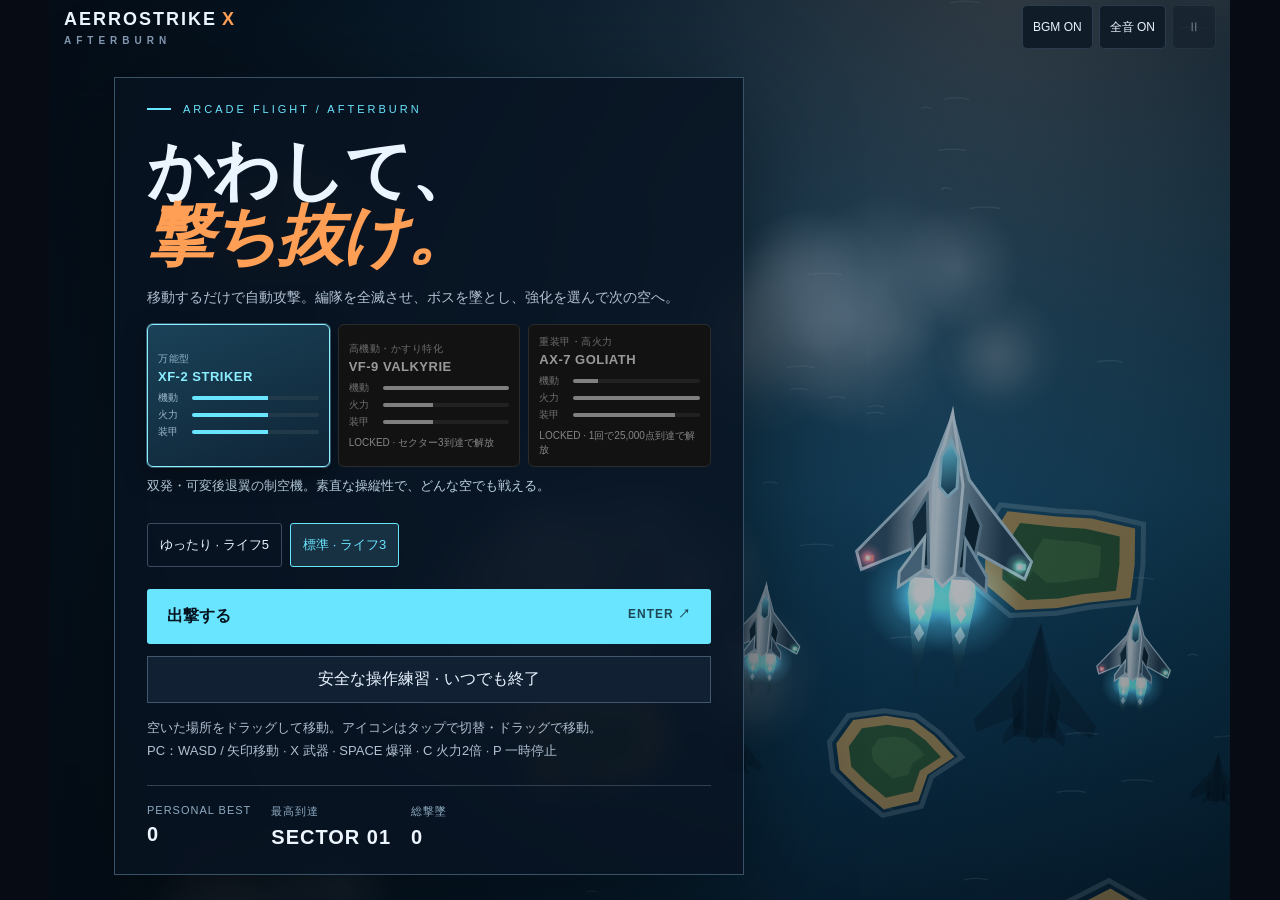
<file: index.html>
<!doctype html><html lang="ja"><head><meta charset="utf-8"><meta name="viewport" content="width=device-width,initial-scale=1,viewport-fit=cover"><meta name="license" content="CC BY-NC-ND 4.0 — https://creativecommons.org/licenses/by-nc-nd/4.0/"><meta name="theme-color" content="#070d19"><meta name="description" content="3機の戦闘機、4つの武器、5つの空域と3体のボス。指先で切り抜けるアーケード空戦。"><title>AERROSTRIKE X — AFTERBURN</title><style>:root{color-scheme:dark;--cyan:#6ae5ff;--orange:#ff9e55;--muted:#8297af}*{box-sizing:border-box}body{margin:0;background:#070b13;color:#eaf5ff;font-family:Inter,'Arial',sans-serif;height:100dvh;overflow:hidden}button,a{-webkit-tap-highlight-color:transparent}button{font:inherit;color:inherit;cursor:pointer}button:focus-visible,a:focus-visible{outline:2px solid var(--cyan);outline-offset:3px}#app{max-width:1180px;margin:auto;height:100%;padding:0 24px;display:flex;flex-direction:column}header{height:78px;flex-shrink:0;display:flex;align-items:center;justify-content:space-between;border-bottom:1px solid #223040}.brand{font-size:20px;font-weight:900;letter-spacing:2px;text-decoration:none;color:inherit}.brand>span{color:var(--orange);margin-left:5px}.brand small{display:block;color:var(--muted);font-size:10px;letter-spacing:5px;margin-top:5px}.top-actions{display:flex;gap:10px}.top-actions button{background:#111c29;border:1px solid #2b3a4d;border-radius:5px;min-width:44px;height:38px;font-size:13px}#arena{position:relative;flex:1;min-height:0;margin-top:16px;border:1px solid #28394a;overflow:hidden;background:#081624}canvas{width:100%;height:100%;display:block;touch-action:none}#hud{position:absolute;top:22px;left:24px;right:24px;display:flex;justify-content:space-between;pointer-events:none;text-shadow:0 2px 6px #000}#hud small{display:block;font-size:11px;letter-spacing:2px;color:#a4b9cd}#hud strong{display:block;font-size:26px;letter-spacing:2px;margin-top:6px;font-variant-numeric:tabular-nums}#combo,#time{display:block;font-size:12px;margin-top:7px;color:var(--cyan)}.hud-right{text-align:right}#hp{color:var(--cyan)!important;font-size:18px!important}#bossbar{position:absolute;left:25%;right:25%;top:22px;color:#ff927e;font-size:10px;letter-spacing:2px;text-align:center}#bossbar i{display:block;background:#44212c;height:5px;margin-top:8px}#bossfill{display:block;background:#ff7667;height:100%;width:100%}#notice{position:absolute;top:23%;left:0;right:0;text-align:center;font-size:19px;letter-spacing:3px;color:#9feaff;pointer-events:none;text-shadow:0 2px 8px #000}.coordinates{position:absolute;bottom:12px;left:20px;right:20px;display:flex;justify-content:space-between;font-size:9px;color:#557084;letter-spacing:2px;pointer-events:none}#overlay{position:absolute;inset:0;display:flex;align-items:center;justify-content:center;padding:20px;background:linear-gradient(90deg,#06101bd9,#06101b36,#06101b9c);overflow:auto}#overlay[hidden]{display:none}#panel{width:100%;max-width:630px;padding:25px 32px;background:#091321d9;border:1px solid #395268;box-shadow:0 25px 100px #0007;backdrop-filter:blur(12px)}.eyebrow{font-size:11px;color:var(--cyan);letter-spacing:3px;display:flex;align-items:center;gap:12px}.eyebrow:before{content:'';width:24px;height:2px;background:var(--cyan)}h1{font-size:clamp(38px,6vw,66px);font-weight:900;letter-spacing:-2px;line-height:.98;margin:23px 0 17px}h1 span{display:block;color:var(--orange);font-style:italic}h2{font-size:28px;margin:17px 0}p{color:#b1c1d2;font-size:14px;line-height:1.8}.primary{width:100%;border:0;background:var(--cyan);color:#04131f;font-weight:800;padding:17px 20px;text-align:left;display:flex;justify-content:space-between;margin-top:22px;border-radius:3px}.primary:hover{background:#adf2ff}.secondary{padding:12px 16px;border:1px solid #41576d;background:#112033;margin-top:12px;width:100%}.record{display:flex;gap:32px;margin:22px 0 0;padding-top:18px;border-top:1px solid #314051;color:#8eabc2;font-size:11px;letter-spacing:1px}.record b{display:block;font-size:20px;color:#edf5ff;margin-top:7px}.instructions{font-size:12px;margin-bottom:0}.choices{display:grid;grid-template-columns:repeat(3,1fr);gap:10px;margin-top:22px}.choice{background:#11243a;border:1px solid #375673;text-align:left;padding:18px 12px;border-radius:4px}.choice:hover{border-color:var(--cyan);transform:translateY(-3px)}.choice strong{display:block;color:var(--cyan);font-size:17px;margin:10px 0}.choice small{font-size:12px;color:#b9ccdc;line-height:1.7;display:block}.difficulty{display:flex;gap:8px;margin-top:18px}.difficulty button{border:1px solid #3b4c60;background:transparent;padding:9px 15px;font-size:13px;border-radius:3px}.difficulty .selected{border-color:var(--cyan);color:var(--cyan);background:#173142}footer{display:flex;align-items:center;gap:12px;padding:17px 0 10px;flex-shrink:0}footer small{font-size:10px;letter-spacing:1px;color:#8096ac}.weapon-group{flex:1}.weapon-group>small{display:block;margin-bottom:7px}.weapon-group>small span{color:#566e83}#weapons{display:flex;gap:5px}#weapons button{min-width:65px;padding:8px 10px;background:#101d2a;border:1px solid #293d51;border-radius:3px;color:#8da9bf;font-size:12px}#weapons button.active{border-color:var(--cyan);color:#e6faff;background:#173242}#weapons button small{display:block;margin-top:4px;font-size:10px}#bomb,#boost{position:relative;min-width:138px;height:64px;background:#191f29;border:1px solid #5c4540;border-radius:4px;text-align:left;padding:10px 12px;overflow:hidden}#bomb>span,#boost>span{float:left;font-size:31px;color:var(--orange);margin-right:12px}#bomb b,#boost b{font-size:12px;display:block;line-height:1.8}#bomb small,#boost small{font-size:9px;letter-spacing:0}#bomb em{font-style:normal;color:var(--orange)}#boost{border-color:#275368;background:#0c2431}#boost>span{color:var(--cyan)}#boost i{position:absolute;bottom:0;left:0;height:3px;background:var(--cyan);width:0}button:disabled{opacity:.45;cursor:default}.desktop-hint{height:28px;color:#637b91;font-size:11px;display:flex;justify-content:space-between}.stats{display:grid;grid-template-columns:repeat(3,1fr);gap:10px}.stats b{display:block;font-size:24px;color:#effaff}.stats small{font-size:11px;color:#96adc3}@media(max-width:640px){#app{padding:0 10px;padding-top:env(safe-area-inset-top)}header{height:58px}.brand{font-size:15px}.brand small{font-size:8px;letter-spacing:3px}.top-actions button{height:34px}#arena{margin-top:8px}#hud{top:14px;left:14px;right:14px}#hud strong{font-size:22px}#bossbar{top:87px;left:17%;right:17%}#panel{padding:23px 20px}h1{font-size:46px}.record{margin-top:17px;padding-top:12px}.primary{margin-top:17px;padding:15px}footer{flex-wrap:wrap;gap:8px;padding:9px 0 calc(9px + env(safe-area-inset-bottom))}.weapon-group{flex:1 1 100%}.weapon-group>small{display:none}#weapons button{flex:1;padding:6px 4px;min-width:0}#bomb,#boost{flex:1;height:51px;padding:5px 12px}.desktop-hint{display:none}.coordinates{font-size:7px}.choices{gap:6px}.choice{padding:12px 8px}.choice strong{font-size:14px}.instructions{font-size:11px}.eyebrow{font-size:10px}.record b{font-size:17px}}@media(max-height:620px){header{height:45px}#panel{padding:12px 20px}h1{font-size:34px;margin:10px 0}.record,.instructions{display:none}p{margin:8px 0}.primary{margin-top:12px;padding:12px}.difficulty{margin-top:8px}footer{padding:6px 0}.desktop-hint{display:none}}@media(prefers-reduced-motion:reduce){*{scroll-behavior:auto}.choice:hover{transform:none}}
/* Player-first clarity and touch targets */
#app{max-width:940px}.top-actions{gap:6px}.top-actions button{min-height:44px;padding:0 10px}.brand{font-size:18px}#overlay{align-items:safe center}#panel{max-height:100%;overflow-y:auto;overscroll-behavior:contain}#mission{position:absolute;top:96px;left:24px;right:24px;pointer-events:none;color:#c8e4f2;font-size:13px;letter-spacing:.3px}#mission>i{display:block;height:2px;background:#224253;margin-top:8px}#missionfill{display:block;height:100%;background:#6ae5ff;width:0}#bossbar{top:129px;left:24%;right:24%}#bossbar span{font-size:11px}#notice{top:34%;font-size:16px;letter-spacing:1px;padding:0 12px}#guide{position:absolute;bottom:35px;left:12px;right:12px;text-align:center;border:1px solid #517383;background:#091c2deb;padding:12px;font-size:14px;line-height:1.6;pointer-events:none;color:#d3f3ff}#guide[hidden]{display:none}#guide button{pointer-events:auto;display:block;min-height:44px;margin:8px auto 0;background:#6ae5ff;color:#071726;border:0;border-radius:3px;padding:8px 20px;font-weight:700}.combo-track{display:block;height:3px;width:110px;background:#243e4a;margin-top:6px}#combofill{display:block;background:#79f0d1;height:100%;width:0}#weapons button{min-height:46px;font-size:14px}#weapons button small{font-size:12px}#bomb,#boost{min-width:162px}#bomb b,#boost b{font-size:14px}#bomb small,#boost small{font-size:11px}#boost.ready{border-color:#c0f8ff;box-shadow:0 0 16px #5bdfff35;background:#153b4b}.next-tip{border-left:3px solid #72d4ed;padding-left:12px;color:#ddedf6}.difficulty button{min-height:44px;padding:9px 12px}.instructions{font-size:13px}.coordinates{display:none}.record{gap:20px}.choice:disabled{transform:none}.stats small{font-size:13px}.choice small{font-size:13px}
@media(max-width:640px){#app{padding-left:8px;padding-right:8px}.brand{font-size:12px;letter-spacing:1px}.brand small{letter-spacing:2px}.top-actions button{font-size:11px;min-width:40px;padding:0 7px}.top-actions{gap:4px}#hud strong{font-size:20px}#hp{font-size:14px!important}#mission{top:94px;left:14px;right:14px;font-size:12px}#bossbar{top:123px}#notice{top:38%}#bomb,#boost{min-width:0;height:56px}#bomb>span,#boost>span{font-size:24px;margin-right:8px}#boost small,#bomb small{font-size:10px}#weapons button{padding:5px;min-height:44px}#panel{padding:20px 17px}h1{font-size:40px}.record{display:none}.difficulty{gap:6px}.difficulty button{font-size:12px;flex:1}footer{padding-bottom:calc(6px + env(safe-area-inset-bottom))}.choice strong{font-size:15px}.choices{grid-template-columns:1fr}.choice{padding:9px 12px}.choice strong{margin:4px 0}.choice small:first-child{display:none}}
@media(max-height:620px){#hud{top:8px}#mission{top:75px}#bossbar{top:102px}#notice{top:48%}#guide{bottom:8px;padding:6px}h1{font-size:30px}#panel{padding:12px 16px}.primary,.secondary{min-height:44px}.instructions{display:block}header{min-height:50px}.desktop-hint{display:none}}@media(max-width:370px){.brand small{display:none}.top-actions button{padding:0 4px;font-size:10px}.brand{font-size:11px}#boost small{font-size:9px}}

/* Immersive flight: controls never take space away from the canvas. */
#app{position:relative;max-width:1180px;width:100%;padding:0;height:100dvh;isolation:isolate}
#arena{position:absolute;inset:0;margin:0;border:0;min-height:0}
header{position:absolute;z-index:5;top:env(safe-area-inset-top,0px);left:max(14px,env(safe-area-inset-left,0px));right:max(14px,env(safe-area-inset-right,0px));height:54px;min-height:0;border:0;pointer-events:none}
header a,header button{pointer-events:auto}.top-actions button{height:44px;min-width:44px;font-size:12px}
#app[data-screen="playing"] .brand,#app[data-screen="playing"] #music,#app[data-screen="playing"] #sound{display:none}
.top-actions{margin-left:auto}
#hud{top:calc(env(safe-area-inset-top,0px) + 14px);left:max(14px,env(safe-area-inset-left,0px));right:calc(max(14px,env(safe-area-inset-right,0px)) + 58px)}
#hud strong{font-size:22px;margin-top:4px}#hud small{font-size:12px;letter-spacing:1px}#hp{font-size:15px!important}#combo,#time{font-size:12px;margin-top:4px}
#mission{top:calc(env(safe-area-inset-top,0px) + 98px);left:14px;right:14px;font-size:12px}#mission>i{margin-top:5px}#bossbar{top:calc(env(safe-area-inset-top,0px) + 130px);left:20%;right:20%}
#app:not([data-screen="playing"]) #hud,#app:not([data-screen="playing"]) #mission,#app:not([data-screen="playing"]) #bossbar{visibility:hidden}
#flight-controls{position:absolute;z-index:3;inset:auto max(12px,env(safe-area-inset-right,0px)) calc(env(safe-area-inset-bottom,0px) + 12px) max(12px,env(safe-area-inset-left,0px));display:flex;flex-wrap:nowrap;justify-content:space-between;align-items:end;gap:10px;padding:0;margin:0;pointer-events:none}
#flight-controls[hidden]{display:none}#flight-controls button{pointer-events:auto;touch-action:manipulation;box-shadow:0 3px 14px #0004}
#guide{z-index:2;bottom:calc(env(safe-area-inset-bottom,0px) + 88px);left:14px;right:14px;max-width:460px;margin:auto;background:#091c2dd9;padding:8px;font-size:13px}
#notice{top:29%;font-size:16px}.desktop-hint{display:none}
#overlay{z-index:4;padding:calc(env(safe-area-inset-top,0px) + 70px) 18px calc(env(safe-area-inset-bottom,0px) + 18px)}

/* Four direct weapon keys, two abilities, one shallow row. */
#flight-controls{left:max(8px,env(safe-area-inset-left,0px));right:max(8px,env(safe-area-inset-right,0px));bottom:calc(env(safe-area-inset-bottom,0px) + 6px);gap:8px;align-items:center}
#weapons{display:flex;flex:none;gap:4px}.abilities{display:flex;flex:none;gap:4px}
#weapons button,#bomb,#boost{position:relative;flex:none;width:48px;height:48px;min-width:44px;min-height:48px;padding:3px 2px;border:1px solid #486679;border-radius:9px;text-align:center;background:#102634d9;color:#c9e3ed;overflow:hidden}
#flight-controls svg{display:block;width:23px;height:23px;margin:0 auto;fill:none;stroke:currentColor;stroke-width:1.8;stroke-linecap:round;stroke-linejoin:round;pointer-events:none}
#weapons button small,#bomb small,#boost small{display:block;font-size:12px;line-height:16px;margin:1px 0 0;letter-spacing:0;color:inherit;white-space:nowrap}
#weapons .ammo,#bomb em{position:absolute;right:3px;top:2px;min-width:12px;border-radius:3px;background:#10212eee;padding:0 1px;color:#ccecf7;font-size:12px;line-height:13px;font-style:normal;font-variant-numeric:tabular-nums;pointer-events:none}
#weapons button.active{border:2px solid #8ceeff;background:#245065;color:#fff;padding:2px 1px;box-shadow:inset 0 -3px #8ceeff}#weapons button.active svg{stroke-width:2.3}
#weapons button:disabled{opacity:.45}#bomb{border-color:#a5784b;color:#ffcc95}#boost{border-color:#487a91;color:#b4edff}#boost.ready{border-color:#c0f8ff;background:#235064;box-shadow:0 0 12px #5bdfff55}#boost i{height:3px}
#guide{bottom:calc(env(safe-area-inset-bottom,0px) + 68px)}
@media(max-width:370px){#weapons button{width:44px}#bomb,#boost{width:46px}}
@media(max-height:500px) and (orientation:landscape){#mission{top:calc(env(safe-area-inset-top,0px) + 14px);left:30%;right:30%;text-align:center}#bossbar{top:calc(env(safe-area-inset-top,0px) + 58px);left:30%;right:30%}#notice{top:29%}#guide{left:28%;right:22%;bottom:66px}}

/* Fit Safari's actually visible area, including toolbar changes and rotation. */
html{width:100%;height:100%;overflow:hidden;overscroll-behavior:none}
body{position:fixed;inset:auto;left:var(--view-left,0px);top:var(--view-top,0px);width:var(--view-width,100%);height:var(--view-height,100dvh);overflow:hidden;overscroll-behavior:none}
#app{height:100%;max-height:100%;min-height:0;width:100%;overflow:hidden}
#game{touch-action:none;user-select:none;-webkit-user-select:none}#flight-controls{user-select:none;-webkit-user-select:none}
#flight-controls,#flight-controls button{touch-action:none}
#flight-controls button[data-overlap="true"]{background:#10263420;box-shadow:none;border-color:#9bcde480}
#weapons button.active[data-overlap="true"]{background:#24506530;border-color:#8ceeff;box-shadow:inset 0 -3px #8ceeff}
#flight-controls button[data-overlap="true"] svg{opacity:.45}
#flight-controls button[data-overlap="true"] small{color:#fff;text-shadow:0 1px 3px #000,0 0 3px #000}
#flight-controls button:disabled[data-overlap="true"]{opacity:.65}
.hit-cause{margin-bottom:6px;color:#ffd0bc;font-size:14px}

#mission{left:max(14px,env(safe-area-inset-left,0px));right:max(14px,env(safe-area-inset-right,0px))}
@media(max-height:500px) and (orientation:landscape){#mission{left:30%;right:30%}#overlay{padding-left:max(18px,env(safe-area-inset-left,0px));padding-right:max(18px,env(safe-area-inset-right,0px))}}

/* ---- AFTERBURN overhaul: hangar, results, sector tally ---- */
#power{display:block;font-size:11px;margin-top:5px;color:#ffb27a;letter-spacing:1px}
#hp.danger{color:#ff6b7a!important;animation:hpPulse 1s ease-in-out infinite}
@keyframes hpPulse{50%{opacity:.45}}
.lede{margin:0 0 4px}
.hangar{display:grid;grid-template-columns:repeat(3,1fr);gap:8px;margin-top:14px}
.craft{position:relative;text-align:left;background:#0e2031;border:1px solid #2f4a61;border-radius:6px;padding:10px 10px 9px;min-height:44px;transition:border-color .15s,transform .15s}
.craft:hover:not(:disabled){border-color:#6ae5ff;transform:translateY(-2px)}
.craft.selected{border-color:#8ceeff;background:linear-gradient(160deg,#1a4258,#0f2436);box-shadow:0 0 0 1px #8ceeff55,0 8px 24px #0006}
.craft small{display:block;font-size:10px;color:#8fb3c9;letter-spacing:.5px}.craft strong{display:block;font-size:13px;margin:3px 0 7px;color:#eafaff;letter-spacing:.5px;white-space:nowrap;overflow:hidden;text-overflow:ellipsis}
.craft.selected strong{color:#8ceeff}
.bars{display:grid;gap:3px}.bars i{display:grid;grid-template-columns:30px 1fr;align-items:center;font-style:normal;gap:4px}.bars em{font-style:normal;font-size:10px;color:#9db6c8}
.bars b{display:block;height:4px;background:linear-gradient(90deg,#6ae5ff calc(var(--v)*20%),#22394a calc(var(--v)*20%));border-radius:2px}
.craft:disabled{opacity:1;filter:grayscale(1) brightness(.62)}.craft .lock{display:block;margin-top:7px;font-size:10px;color:#ffcf9a;line-height:1.4}
.craft .new{position:absolute;top:6px;right:6px;font-size:9px;font-weight:800;background:#ff9e55;color:#1a0d02;padding:1px 5px;border-radius:3px}
.craft-desc{font-size:12.5px;margin:8px 0 0;color:#bcd2e2;min-height:2.4em}
.tally{margin:12px 0 6px;border:1px solid #2c475d;border-radius:6px;padding:8px 12px;background:#0b1a29}
.tally div{display:flex;justify-content:space-between;font-size:13px;padding:4px 0;color:#cfe3f0}.tally b{font-variant-numeric:tabular-nums;color:#ffe498}.tally .zero{opacity:.45}.tally .total{border-top:1px solid #2c475d;margin-top:4px;padding-top:7px}.tally .total b{color:#eafcff;font-size:17px}
.next-sector{font-size:12px;letter-spacing:1px;color:#8ef0ff;margin:10px 0 0}
.result-head{display:flex;align-items:center;gap:18px}.result-head h1{margin:6px 0 4px}.result-head h2{margin:10px 0 0;font-size:22px}
.rank{flex:none;width:78px;height:78px;display:grid;place-items:center;font-size:52px;font-weight:900;font-style:italic;border-radius:10px;border:2px solid currentColor;background:#0b1a29;text-shadow:0 0 18px currentColor}
.rank-S{color:#ffe36e}.rank-A{color:#ff9e55}.rank-B{color:#6ae5ff}.rank-C{color:#9fd6a8}.rank-D{color:#9aa9b8}
.stats{grid-template-columns:repeat(4,1fr)!important}
.unlock{border:1px solid #ff9e55;background:#2a1708;color:#ffd2a8;padding:8px 12px;border-radius:5px;font-weight:700;font-size:13px}
.primary span{font-size:12px;letter-spacing:1px;opacity:.75}
#overlay{background:linear-gradient(90deg,#040b14e6,#06101b66 60%,#06101b33)}
@media(max-width:640px){.hangar{grid-template-columns:repeat(3,1fr);gap:5px}.craft{padding:7px 6px}.craft strong{font-size:11px}.craft small{font-size:9px}.bars em{font-size:9px}.bars i{grid-template-columns:24px 1fr}.craft .lock{font-size:9px}.craft-desc{font-size:12px}.rank{width:60px;height:60px;font-size:40px}.stats{grid-template-columns:repeat(2,1fr)!important}.result-head h2{font-size:18px}#overlay{background:#040b14cc}}
@media(max-height:620px){.craft-desc{display:none}.lede{display:none}}
@media(prefers-reduced-motion:reduce){#hp.danger{animation:none}.craft{transition:none}}
@media(min-width:900px){#overlay{justify-content:flex-start;padding-left:max(40px,5vw)}}
#app[data-boss="1"] #mission{visibility:hidden}#app[data-boss="1"] #bossbar{top:calc(env(safe-area-inset-top,0px) + 92px)}
@media(max-height:500px) and (orientation:landscape){#app[data-boss="1"] #bossbar{top:calc(env(safe-area-inset-top,0px) + 14px)}}
</style></head><body><main id="app"><header><a class="brand" href="./">AERROSTRIKE<span>X</span><small>AFTERBURN</small></a><div class="top-actions"><button id="music" aria-label="BGMのオンオフ">BGM ON</button><button id="sound" aria-label="音のオンオフ">全音 ON</button><button id="pause" aria-label="一時停止">Ⅱ</button></div></header><section id="arena"><canvas id="game" aria-label="空戦ゲーム。ドラッグまたは矢印キーで移動"></canvas><div id="hud"><div><small>SCORE</small><strong id="score">000000</strong><span id="combo">×1 COMBO</span><i class="combo-track"><b id="combofill"></b></i></div><div class="hud-right"><small id="wave">SECTOR 01</small><strong id="hp">◆ ◆ ◆</strong><span id="time">00:00</span><span id="power">PWR ▮▯▯▯</span></div></div><div id="bossbar" hidden><span id="bossname">WARNING / SENTINEL</span><i><b id="bossfill"></b></i></div><div id="mission"><span id="objective"></span><i><b id="missionfill"></b></i></div><div id="guide" hidden></div><div id="notice" aria-live="polite"></div><div id="overlay"><div id="panel"></div></div><div class="coordinates">AX / FLIGHT SYSTEMS<span>LIVE TELEMETRY</span></div></section><footer id="flight-controls" hidden aria-label="戦闘操作"><div id="weapons" role="group" aria-label="武器を1タップで切替"></div><div class="abilities"><button id="bomb" title="爆弾：敵弾を一掃 / SPACE" aria-label="爆弾で画面内の敵弾を消す"><svg viewBox="0 0 24 24" aria-hidden="true"><circle cx="11" cy="14" r="7"/><path d="m15 8 2-3m0 0h3m-3 0V2M5 14h4m-2-2v4"/></svg><em id="bombs">3</em><small>爆弾</small></button><button id="boost" title="火力2倍 / C" aria-label="充電後に火力2倍を発動"><svg viewBox="0 0 24 24" aria-hidden="true"><path d="m14 2-9 12h7l-2 8 9-12h-7z"/></svg><small id="energy">0%</small><i id="energyfill"></i></button></div></footer><div class="desktop-hint">ドラッグ / WASD / 矢印キーで移動 <span>自動攻撃 · P 一時停止</span></div></main><script>
'use strict';
// AERROSTRIKE X — AFTERBURN
// Shared helpers, persistent data, airframes, sector themes and boss roster.
const $=id=>document.getElementById(id),canvas=$('game'),ctx=canvas.getContext('2d'),TAU=Math.PI*2;
const clamp=(v,a,b)=>Math.max(a,Math.min(b,v)),rand=(a,b)=>a+Math.random()*(b-a),lerp=(a,b,t)=>a+(b-a)*t;
const pick=a=>a[Math.floor(Math.random()*a.length)];
const reduced=matchMedia('(prefers-reduced-motion: reduce)').matches;
const store={
 get(k,f){try{const v=localStorage.getItem(k);return v===null?f:JSON.parse(v)}catch{return f}},
 set(k,v){try{localStorage.setItem(k,JSON.stringify(v))}catch{}}
};
function buzz(p){if(reduced)return;try{if(typeof navigator!=='undefined'&&navigator.vibrate)navigator.vibrate(p)}catch{}}

let music=store.get('ax-music',1)!==0,muted=store.get('ax-muted',0)===1,trained=store.get('ax-trained',0)===1;
let records=store.get('ax-records',null)||{easy:0,normal:0},lastRuns=store.get('ax-runs',null)||{};
let hangar=Object.assign({selected:'striker',unlocked:['striker'],seen:['striker']},store.get('ax-hangar',null)||{});
let career=Object.assign({flights:0,kills:0,bestSector:1,bestScore:0},store.get('ax-career',null)||{});
let W=900,H=650,dpr=1,state='menu',mode='normal',last=0,ambient=0,keys={},pointer=null,quality=1;
let controlRects=[],suppressControlClickUntil=0;
let g,shots=[],enemies=[],hostile=[],particles=[],rings=[],drops=[],labels=[],beams=[],best=0,audio;

const weaponNames=['PULSE','LASER','SEEKER','SPREAD'],weaponLabels=['通常','レーザー','追尾弾','散弾'];
const weaponHelp=['通常：弾数無制限','レーザー：直線に集中攻撃','追尾弾：照準を合わせず攻撃','散弾：広い範囲を攻撃'];
const AMMO_FULL=[Infinity,80,28,60];

// Three airframes with distinct silhouettes and handling. Stats: [機動, 火力, 装甲] on a 1–5 scale.
const AIRFRAMES=[
 {id:'striker',name:'XF-2 STRIKER',role:'万能型',desc:'双発・可変後退翼の制空機。素直な操縦性で、どんな空でも戦える。',speed:1,hp:0,rate:1,damage:1,hitbox:5,graze:1,stats:[3,3,3],unlock:null},
 {id:'valkyrie',name:'VF-9 VALKYRIE',role:'高機動・かすり特化',desc:'前進翼とカナードの迎撃機。当たり判定が最小で、敵弾をかすめるほど必殺技が溜まる。火力は控えめ。',speed:1.22,hp:0,rate:1.15,damage:.84,hitbox:3.5,graze:1.8,stats:[5,2,2],unlock:{sector:3,text:'セクター3到達で解放'}},
 {id:'goliath',name:'AX-7 GOLIATH',role:'重装甲・高火力',desc:'四発の重攻撃機。一撃が重くライフ+1。ただし機体が大きく被弾しやすい。',speed:.84,hp:1,rate:.85,damage:1.32,hitbox:7.5,graze:.7,stats:[1,5,4],unlock:{score:25000,text:'1回で25,000点到達で解放'}}
];
const airframe=id=>AIRFRAMES.find(a=>a.id===(id||hangar.selected))||AIRFRAMES[0];
function checkUnlocks(){const fresh=[];for(const a of AIRFRAMES){if(hangar.unlocked.includes(a.id)||!a.unlock)continue;if((a.unlock.sector&&career.bestSector>=a.unlock.sector)||(a.unlock.score&&career.bestScore>=a.unlock.score)){hangar.unlocked.push(a.id);fresh.push(a)}}if(fresh.length)store.set('ax-hangar',hangar);return fresh}

// Sector environments cycle every five sectors. Every palette stays dark enough that bullets read clearly.
const THEMES=[
 {name:'OCEAN DAWN',jp:'夜明けの洋上',ground:'ocean',sky:['#0d3552','#0f4a6c','#082a42'],cloud:[226,240,255],cloudAlpha:.5,shadow:.26,glare:'#ffb47a'},
 {name:'DESERT CANYON',jp:'灼熱の峡谷',ground:'desert',sky:['#3b2416','#56331d','#2c1a10'],cloud:[255,232,205],cloudAlpha:.28,shadow:.32,glare:'#ffcf86'},
 {name:'NIGHT CITY',jp:'眠らない街',ground:'city',sky:['#060a18','#0b1228','#04060f'],cloud:[120,130,170],cloudAlpha:.32,shadow:.18,glare:'#7a8cff'},
 {name:'STORM FRONT',jp:'雷雲突破',ground:'storm',sky:['#161d29','#202a39','#0e131b'],cloud:[150,165,185],cloudAlpha:.62,shadow:.2,glare:'#c4d8ff'},
 {name:'STRATOSPHERE',jp:'成層圏',ground:'space',sky:['#02040c','#061430','#010208'],cloud:[180,210,255],cloudAlpha:.12,shadow:0,glare:'#6ec8ff'}
];
const BOSSES=[
 {id:'sentinel',name:'SENTINEL',jp:'哨戒要塞'},
 {id:'leviathan',name:'LEVIATHAN',jp:'重爆撃艦'},
 {id:'phantom',name:'PHANTOM',jp:'亡霊戦闘機'}
];

// Fully synthesized audio: a lookahead music sequencer (menu / stage / boss), layered SFX, reverb and echo.
// Nothing is downloaded; every sound is built from oscillators and a shared noise buffer.
const NOTE_IDX={C:0,D:2,E:4,F:5,G:7,A:9,B:11};
const midiOf=n=>{const m=/^([A-G])([#b]?)(\d)$/.exec(n);return 12*(+m[3]+1)+NOTE_IDX[m[1]]+(m[2]==='#'?1:m[2]==='b'?-1:0)};
const hz=m=>440*Math.pow(2,(m-69)/12);
// "A4 . . C5 - ..." → one entry per 16th step; '.' sustains the previous note, '-' is a rest.
function seq(s){const t=s.trim().split(/\s+/),out=new Array(t.length).fill(null);for(let i=0;i<t.length;i++){if(t[i]==='.'||t[i]==='-')continue;let len=1;while(i+len<t.length&&t[i+len]==='.')len++;out[i]={m:midiOf(t[i]),len}}return out}
const TRACKS={
 menu:{bpm:92,style:'menu',
  chords:[[57,60,64,67],[53,57,60,64],[55,59,60,64],[55,59,62,64]],roots:[45,41,48,40],
  lead:seq(`E5 . . . . . . . D5 . . . C5 . . .  C5 . . . . . . . A4 . . . . . . .  G4 . . . . . C5 . . . D5 . . . E5 .  B4 . . . . . . . - . . . . . . .`)},
 stage:{bpm:138,style:'stage',
  chords:[[57,60,64],[53,57,60],[60,64,67],[55,59,62]],roots:[45,41,48,43],
  lead:seq(`A4 . . . E5 . . . D5 . C5 . B4 . C5 .  A4 . . . . . . . - . F4 . A4 . C5 .  G5 . . . E5 . . . C5 . D5 . E5 . G5 .  D5 . . . B4 . . . G4 . A4 . B4 . D5 .`)},
 boss:{bpm:152,style:'boss',
  chords:[[50,53,57],[50,53,58],[48,52,55],[49,52,57]],roots:[38,34,36,33],
  lead:seq(`D5 . . D5 . . F5 . . E5 . . D5 . C5 .  D5 . . . . . A4 . . . Bb4 . . . A4 .  G4 . . C5 . . E5 . . G5 . . F5 . E5 .  E5 . . . C#5 . . . A4 . . . E5 . A5 .`)}
};
const FX_GAP={shot:.055,laser:.06,spread:.06,missile:.12,wing:.09,hit:.04,kill:.045,graze:.05,big:.09,pick:.05,dive:.2};
class Synth{
 constructor(){const AC=window.AudioContext||window.webkitAudioContext;if(!AC)return;const c=this.c=new AC();
  const comp=c.createDynamicsCompressor();comp.threshold.value=-16;comp.knee.value=12;comp.ratio.value=4;comp.attack.value=.003;comp.release.value=.25;comp.connect(c.destination);
  this.master=c.createGain();this.master.gain.value=muted?0:.85;this.master.connect(comp);
  this.mbus=c.createGain();this.mbus.gain.value=music?.5:0;this.mbus.connect(this.master);
  this.sfx=c.createGain();this.sfx.gain.value=.9;this.sfx.connect(this.master);
  // Shared hall reverb (generated impulse) and a tempo-free echo for arpeggios.
  this.verb=c.createConvolver();this.verb.buffer=this.impulse(2.4,2.8);this.verbIn=c.createGain();this.verbIn.gain.value=.32;this.verbIn.connect(this.verb);this.verb.connect(this.master);
  this.delayIn=c.createGain();this.delayIn.gain.value=.3;const d=c.createDelay(1),fb=c.createGain();d.delayTime.value=.33;fb.gain.value=.34;this.delayIn.connect(d);d.connect(fb);fb.connect(d);d.connect(this.mbus);d.connect(this.verbIn);
  const len=c.sampleRate*2;this.noiseBuf=c.createBuffer(1,len,c.sampleRate);const data=this.noiseBuf.getChannelData(0);for(let i=0;i<len;i++)data[i]=Math.random()*2-1;
  // Jet engine: low triangle plus filtered rumble, both following thrust.
  this.engineGain=c.createGain();this.engineGain.gain.value=0;this.engineGain.connect(this.sfx);
  this.engine=c.createOscillator();this.engine.type='triangle';this.engine.frequency.value=55;this.engine.connect(this.engineGain);this.engine.start();
  this.roar=c.createBufferSource();this.roar.buffer=this.noiseBuf;this.roar.loop=true;this.roarFilter=c.createBiquadFilter();this.roarFilter.type='lowpass';this.roarFilter.frequency.value=380;this.roarGain=c.createGain();this.roarGain.gain.value=.55;this.roar.connect(this.roarFilter);this.roarFilter.connect(this.roarGain);this.roarGain.connect(this.engineGain);this.roar.start();
  this.engineNext=0;this.track=null;this.step=0;this.nextNote=0;this.last={};}
 impulse(sec,decay){const c=this.c,n=Math.floor(c.sampleRate*sec),b=c.createBuffer(2,n,c.sampleRate);for(let ch=0;ch<2;ch++){const d=b.getChannelData(ch);for(let i=0;i<n;i++)d[i]=(Math.random()*2-1)*Math.pow(1-i/n,decay)}return b}
 resume(){if(this.c?.state==='suspended')this.c.resume().catch(()=>{});}
 ok(){return this.c&&this.c.state==='running'}
 // Envelope + optional filter chain shared by oscillators and noise.
 shape(src,o,t){const c=this.c;let node=src;if(o.filter){const f=c.createBiquadFilter();f.type=o.filter;f.frequency.setValueAtTime(o.ff,t);if(o.fend)f.frequency.exponentialRampToValueAtTime(o.fend,t+o.d);f.Q.value=o.q||.8;node.connect(f);node=f}
  const a=c.createGain(),att=Math.min(o.a||.004,o.d*.5);a.gain.setValueAtTime(.0001,t);a.gain.exponentialRampToValueAtTime(Math.max(.0002,o.v),t+att);if(o.hold&&o.hold<o.d)a.gain.setValueAtTime(o.v,t+o.hold);a.gain.exponentialRampToValueAtTime(.0001,t+o.d);
  node.connect(a);a.connect(o.dest||this.sfx);if(o.verb)a.connect(this.verbIn);if(o.echo)a.connect(this.delayIn);}
 voice(o){const c=this.c,t=o.t??c.currentTime,s=c.createOscillator();s.type=o.type||'sine';s.frequency.setValueAtTime(o.f,t);if(o.end)s.frequency.exponentialRampToValueAtTime(Math.max(20,o.end),t+o.d);if(o.detune)s.detune.value=o.detune;this.shape(s,o,t);s.start(t);s.stop(t+o.d+.05)}
 noise(o){const c=this.c,t=o.t??c.currentTime,s=c.createBufferSource();s.buffer=this.noiseBuf;this.shape(s,o,t);s.start(t,Math.random()*1.4);s.stop(t+o.d+.05)}
 tone(f,d=.1,type='sine',v=.1,end=f){if(!this.ok()||muted)return;this.voice({f,d,type,v,end})}
 fx(n){if(!this.ok()||muted)return;const t=this.c.currentTime,gap=FX_GAP[n];if(gap){if(t-(this.last[n]||0)<gap)return;this.last[n]=t}const V=this.voice.bind(this),N=this.noise.bind(this);
  switch(n){
  case 'shot':V({type:'square',f:1150,end:520,d:.045,v:.022,filter:'lowpass',ff:3200});break;
  case 'laser':V({type:'sawtooth',f:2100,end:700,d:.09,v:.026,filter:'lowpass',ff:4200});V({f:1400,end:900,d:.06,v:.03});break;
  case 'missile':N({filter:'bandpass',ff:800,fend:3200,q:1.4,d:.24,v:.09});V({type:'triangle',f:220,end:90,d:.16,v:.03});break;
  case 'spread':V({type:'square',f:520,end:180,d:.07,v:.022,filter:'lowpass',ff:2400});N({filter:'highpass',ff:3000,d:.04,v:.03});break;
  case 'wing':V({type:'square',f:1500,end:800,d:.03,v:.01});break;
  case 'hit':N({filter:'highpass',ff:2600,d:.035,v:.06});V({type:'square',f:260,end:140,d:.04,v:.02});break;
  case 'kill':N({filter:'lowpass',ff:2000,fend:180,d:.4,v:.34,verb:1});V({f:140,end:38,d:.3,v:.34});break;
  case 'big':N({filter:'lowpass',ff:1200,fend:70,d:1.1,v:.5,verb:1});V({f:95,end:28,d:.85,v:.5});N({filter:'highpass',ff:4200,d:.14,v:.1});break;
  case 'part':N({filter:'lowpass',ff:1600,fend:120,d:.7,v:.45,verb:1});V({type:'square',f:320,end:60,d:.32,v:.07,filter:'lowpass',ff:1800});V({f:110,end:30,d:.5,v:.4});break;
  case 'boss':N({filter:'lowpass',ff:900,fend:40,d:2.8,v:.62,verb:1,a:.01});V({f:72,end:20,d:2.2,v:.6});N({filter:'highpass',ff:3800,d:.3,v:.14});for(let i=0;i<5;i++)N({t:t+.25+i*.32,filter:'lowpass',ff:1500,fend:100,d:.5,v:.3,verb:1});break;
  case 'hurt':V({type:'sawtooth',f:440,end:70,d:.42,v:.15,filter:'lowpass',ff:2200});N({filter:'bandpass',ff:900,d:.28,v:.32});V({f:90,end:40,d:.3,v:.3});break;
  case 'down':N({filter:'lowpass',ff:1400,fend:50,d:2,v:.6,verb:1});V({type:'sawtooth',f:300,end:30,d:1.4,v:.12,filter:'lowpass',ff:1200});V({f:80,end:22,d:1.6,v:.5});break;
  case 'nova':N({filter:'bandpass',ff:300,fend:4000,q:1.2,d:.45,v:.28});N({t:t+.32,filter:'lowpass',ff:1500,fend:55,d:1.7,v:.6,verb:1});V({t:t+.32,f:62,end:22,d:1.3,v:.6});break;
  case 'pick':V({f:880,d:.08,v:.09});V({t:t+.06,f:1320,d:.13,v:.08});break;
  case 'power':['C6','E6','G6','C7'].forEach((k,i)=>V({t:t+i*.055,type:'triangle',f:hz(midiOf(k)),d:.16,v:.08,verb:1}));break;
  case 'boost':V({type:'sawtooth',f:160,end:1300,d:.7,v:.08,filter:'lowpass',ff:600,fend:6000});N({filter:'highpass',ff:900,fend:7000,d:.7,v:.1,a:.3});break;
  case 'graze':V({f:2600,end:3200,d:.03,v:.022});break;
  case 'warning':for(let i=0;i<4;i++){V({t:t+i*.6,type:'square',f:880,d:.26,v:.06,filter:'lowpass',ff:2600,hold:.2});V({t:t+i*.6+.3,type:'square',f:660,d:.26,v:.06,filter:'lowpass',ff:2600,hold:.2})}V({type:'sawtooth',f:55,d:2.6,v:.12,a:.4,hold:2,filter:'lowpass',ff:400});break;
  case 'combo':V({type:'triangle',f:1046,d:.12,v:.06});V({t:t+.05,type:'triangle',f:1568,d:.2,v:.06,verb:1});break;
  case 'extend':['G5','C6','E6','G6','C7'].forEach((k,i)=>V({t:t+i*.07,type:'square',f:hz(midiOf(k)),d:.2,v:.04,filter:'lowpass',ff:3000,echo:1}));break;
  case 'ui':V({f:1200,d:.04,v:.035});break;
  case 'select':['C5','E5','G5','C6'].forEach(k=>V({type:'triangle',f:hz(midiOf(k)),d:.6,v:.045,verb:1,a:.01}));break;
  case 'dive':V({type:'square',f:600,end:1250,d:.15,v:.035,filter:'lowpass',ff:2500});break;
  case 'charge':V({f:300,end:1500,d:.9,v:.05,a:.3});break;
  case 'beam':N({filter:'bandpass',ff:1400,q:2.5,d:.7,v:.22,hold:.5});V({type:'sawtooth',f:110,d:.7,v:.07,hold:.5,filter:'lowpass',ff:900});break;
  case 'thunder':N({filter:'lowpass',ff:500,fend:50,d:2.4,v:.4,verb:1,a:.06});break;
  case 'lowhp':V({f:220,d:.12,v:.05});V({t:t+.16,f:196,d:.14,v:.045});break;
  case 'clear':['C5','E5','G5'].forEach((k,i)=>V({t:t+i*.1,type:'square',f:hz(midiOf(k)),d:.12,v:.05,filter:'lowpass',ff:3000}));['C5','E5','G5','C6'].forEach(k=>{V({t:t+.32,type:'square',f:hz(midiOf(k)),d:1.4,v:.035,filter:'lowpass',ff:2800,verb:1,hold:.8});V({t:t+.32,type:'triangle',f:hz(midiOf(k)),d:1.4,v:.04,verb:1,hold:.8})});break;
  case 'record':['C5','E5','G5','C6','E6','G6','C7'].forEach((k,i)=>V({t:t+i*.08,type:'square',f:hz(midiOf(k)),d:.25,v:.04,filter:'lowpass',ff:3200,echo:1}));break;
  case 'over':[['A4',0,.5],['F4',.38,.5],['D4',.76,1.6]].forEach(([k,o,d])=>{V({t:t+o,type:'triangle',f:hz(midiOf(k)),d,v:.08,verb:1,hold:d*.5});V({t:t+o,type:'sine',f:hz(midiOf(k))/2,d,v:.06,hold:d*.5})});break;
  }}
 // Percussion and instruments used by the sequencer. All go to the music bus.
 kick(t,v){this.voice({t,f:155,end:42,d:.3,v,dest:this.mbus});this.noise({t,filter:'highpass',ff:3000,d:.012,v:v*.25,dest:this.mbus})}
 snare(t,v){this.noise({t,filter:'bandpass',ff:1900,q:.7,d:.17,v,dest:this.mbus,verb:1});this.voice({t,type:'triangle',f:200,end:120,d:.1,v:v*.5,dest:this.mbus})}
 hat(t,v,open){this.noise({t,filter:'highpass',ff:7600,d:open?.16:.035,v,dest:this.mbus})}
 bass(t,m,d,v,bright=900){this.voice({t,type:'sawtooth',f:hz(m),d,v,filter:'lowpass',ff:bright,fend:200,q:5,dest:this.mbus})}
 lead(t,m,d,v){for(const det of [-7,7])this.voice({t,type:'square',f:hz(m),d,v,detune:det,a:.015,hold:d*.65,filter:'lowpass',ff:2600,dest:this.mbus,echo:1,verb:1})}
 arp(t,m,v){this.voice({t,type:'triangle',f:hz(m),d:.13,v,dest:this.mbus,echo:1})}
 pad(t,ch,d,v){for(const m of ch)for(const det of [-9,9])this.voice({t,type:'sawtooth',f:hz(m),d,v,detune:det,a:d*.3,hold:d*.6,filter:'lowpass',ff:1100,dest:this.mbus,verb:1})}
 stab(t,ch,v){for(const m of ch)this.voice({t,type:'sawtooth',f:hz(m),d:.2,v,filter:'lowpass',ff:2400,fend:500,dest:this.mbus,verb:1})}
 wantTrack(){if(state==='menu'||state==='upgrade')return 'menu';if(state!=='playing'||!g||g.dying>0||g.bossDeath)return null;return g.boss||g.warning>0?'boss':'stage'}
 tick(){if(!this.ok())return;const want=this.wantTrack(),now=this.c.currentTime;if(want!==this.track){this.track=want;this.step=0;this.nextNote=now+.1}if(!this.track||muted||!music)return;if(this.nextNote<now-.25)this.nextNote=now+.02;const T=TRACKS[this.track],sd=60/T.bpm/4;while(this.nextNote<now+.14){this.playStep(T,this.step,this.nextNote,sd);this.nextNote+=sd;this.step++}}
 playStep(T,step,t,sd){const bars=T.chords.length,bar=Math.floor(step/16)%bars,s=step%16,ch=T.chords[bar],root=T.roots[bar],cycle=Math.floor(step/(16*bars)),hot=g?.over>0,note=T.lead[bar*16+s];
  if(T.style==='menu'){if(s===0||s===8)this.kick(t,.45);if(s%4===2)this.hat(t,.045);if(s===0||s===10)this.bass(t,root,sd*(s?6:9),.16,500);if(s%2===0)this.arp(t,ch[(s/2)%ch.length]+12,.028);if(s===0)this.pad(t,ch,sd*16,.016);if(note&&cycle>0)this.lead(t,note.m,note.len*sd,.03);return}
  if(T.style==='stage'){if(s%4===0||s===10)this.kick(t,.85);if(s===4||s===12)this.snare(t,.42);if(s%4===2)this.hat(t,.11,true);else if(s%2===0||hot)this.hat(t,.06);
   if(s%2===0)this.bass(t,root+[0,0,12,0,0,12,7,12][s/2],sd*1.8,.2);this.arp(t,ch[s%ch.length]+(s>=8?24:12),hot?.035:.024);if(s===0)this.pad(t,ch,sd*16,.012);
   if(note&&cycle%3!==0)this.lead(t,note.m+(cycle%3===2||hot?12:0),note.len*sd,.034);return}
  if(s%4===0||s===6||s===14)this.kick(t,.95);if(s===4||s===12)this.snare(t,.5);if(s===15)this.snare(t,.18);this.hat(t,s%4===2?.1:.05,s%4===2);
  this.bass(t,root+(s%2?12:0),sd*.9,.2,1300);if(s===0||s===3||s===6||s===10)this.stab(t,ch.map(m=>m+12),.03);if(note&&cycle>0)this.lead(t,note.m,note.len*sd,.036);}
 silenceEngine(){if(!this.c||!this.engineGain)return;const t=this.c.currentTime;this.engineGain.gain.cancelScheduledValues(t);this.engineGain.gain.setValueAtTime(0,t);this.engineNext=0;}
 engineTick(){if(!this.ok()||this.c.currentTime<this.engineNext)return;const t=this.c.currentTime;this.engineNext=t+.05;const on=state==='playing'&&!muted&&g&&g.dying<=0,thrust=g?.flight?.thrust||0,hot=g?.over>0;
  this.engine.frequency.setTargetAtTime(52+thrust*30+(hot?22:0),t,.08);this.roarFilter.frequency.setTargetAtTime(260+thrust*900+(hot?700:0),t,.08);this.engineGain.gain.setTargetAtTime(on?.035+thrust*.03+(hot?.02:0):0,t,.06)}
}
function sound(){try{if(!audio)audio=new Synth();audio.resume()}catch{}}
function fx(n){audio?.fx(n)}

// Procedural art: glow sprites, clouds, and vector airframes for the player, enemies and bosses.
// drawMode lets one shape function render normally, as a ground shadow, or as a white hit flash.
let drawMode=0,shadowColor='rgba(0,8,16,.3)',vignette=null;
const sprites={};
function makeCanvas(w,h){const c=document.createElement('canvas');c.width=Math.max(1,Math.ceil(w));c.height=Math.max(1,Math.ceil(h));return c}
function glow(key,r,stops){if(sprites[key])return sprites[key];const c=makeCanvas(r*2,r*2),x=c.getContext('2d'),gr=x.createRadialGradient(r,r,0,r,r,r);for(const [o,col] of stops)gr.addColorStop(o,col);x.fillStyle=gr;x.fillRect(0,0,r*2,r*2);return sprites[key]=c}
const glowOf=(rgb)=>[[0,'rgba(255,255,255,1)'],[.22,`rgba(${rgb},.9)`],[.55,`rgba(${rgb},.28)`],[1,`rgba(${rgb},0)`]];
const SPR={
 cyan:()=>glow('cyan',32,glowOf('110,228,255')),gold:()=>glow('gold',32,glowOf('255,214,110')),green:()=>glow('green',32,glowOf('140,255,190')),
 orange:()=>glow('orange',32,glowOf('255,150,70')),blue:()=>glow('blue',32,glowOf('130,170,255')),white:()=>glow('white',32,glowOf('230,245,255')),
 red:()=>glow('red',32,glowOf('255,80,90')),violet:()=>glow('violet',32,glowOf('200,120,255')),
 fire:()=>glow('fire',64,[[0,'rgba(255,255,235,1)'],[.18,'rgba(255,226,130,.95)'],[.45,'rgba(255,128,44,.62)'],[.75,'rgba(190,50,20,.22)'],[1,'rgba(120,20,10,0)']]),
 smoke:()=>glow('smoke',64,[[0,'rgba(64,66,72,.6)'],[.55,'rgba(52,54,60,.3)'],[1,'rgba(40,42,48,0)']]),
 orb:()=>glow('orb',16,[[0,'#ffffff'],[.34,'#fff2f8'],[.48,'rgba(255,58,140,1)'],[.7,'rgba(255,30,110,.45)'],[1,'rgba(255,0,90,0)']]),
 big:()=>glow('big',24,[[0,'#ffffff'],[.3,'#fff3d6'],[.46,'rgba(255,140,30,1)'],[.7,'rgba(255,90,20,.4)'],[1,'rgba(255,60,0,0)']]),
 needle:()=>{if(sprites.needle)return sprites.needle;const c=makeCanvas(14,40),x=c.getContext('2d'),gr=x.createLinearGradient(0,0,14,0);gr.addColorStop(0,'rgba(190,80,255,0)');gr.addColorStop(.3,'rgba(210,110,255,.9)');gr.addColorStop(.5,'#ffffff');gr.addColorStop(.7,'rgba(210,110,255,.9)');gr.addColorStop(1,'rgba(190,80,255,0)');x.fillStyle=gr;x.beginPath();x.ellipse(7,20,6,19,0,0,TAU);x.fill();return sprites.needle=c}
};
function sprite(s,x,y,size,alpha=1){if(!s)return;ctx.globalAlpha=alpha;ctx.drawImage(s,x-size/2,y-size/2,size,size)}
function cloudSprite(theme,v){const key='cloud'+theme+'-'+v;if(sprites[key])return sprites[key];const T=THEMES[theme],c=makeCanvas(260,170),x=c.getContext('2d'),[r,gg,b]=T.cloud;let seed=v*97+theme*13+1;const rnd=()=>(seed=(seed*16807)%2147483647)/2147483647;
 for(let i=0;i<16;i++){const px=40+rnd()*180,py=50+rnd()*70,pr=26+rnd()*42,shade=py>90?.78:1,gr=x.createRadialGradient(px,py,0,px,py,pr);gr.addColorStop(0,`rgba(${r*shade|0},${gg*shade|0},${b*shade|0},.55)`);gr.addColorStop(1,`rgba(${r*shade|0},${gg*shade|0},${b*shade|0},0)`);x.fillStyle=gr;x.fillRect(0,0,260,170)}return sprites[key]=c}
function makeVignette(){const c=makeCanvas(W,H),x=c.getContext('2d'),gr=x.createRadialGradient(W/2,H*.55,Math.min(W,H)*.35,W/2,H*.55,Math.max(W,H)*.75);gr.addColorStop(0,'rgba(0,0,0,0)');gr.addColorStop(1,'rgba(0,0,0,.55)');x.fillStyle=gr;x.fillRect(0,0,W,H);vignette=c}

function path(points,fill,stroke){ctx.beginPath();for(let i=0;i<points.length;i++){const p=points[i];i?ctx.lineTo(p[0],p[1]):ctx.moveTo(p[0],p[1])}ctx.closePath();ctx.fillStyle=drawMode===1?shadowColor:drawMode===2?'#ffffff':fill;ctx.fill();if(stroke&&!drawMode){ctx.strokeStyle=stroke;ctx.lineWidth=1;ctx.stroke()}}
// Mirror a right-hand outline (nose → tail) into a symmetric polygon.
const sym=pts=>pts.concat(pts.slice().reverse().filter(p=>p[0]!==0).map(([x,y])=>[-x,y]));
const flip=pts=>pts.map(([x,y])=>[-x,y]);
function metal(stops,w=20){if(drawMode)return '#000';const gr=ctx.createLinearGradient(-w,0,w,0);gr.addColorStop(0,stops[0]);gr.addColorStop(.42,stops[1]);gr.addColorStop(.55,stops[2]);gr.addColorStop(1,stops[3]);return gr}
function circle(x,y,r,fill){ctx.beginPath();ctx.arc(x,y,r,0,TAU);ctx.fillStyle=drawMode===1?shadowColor:drawMode===2?'#fff':fill;ctx.fill()}

const JET_STYLE={
 striker:{body:['#35546d','#dcebf4','#90afc2','#29465d'],edge:'#b0d1e4',engines:[[-7,19],[7,19]],flame:['#e2ffff','#69d9ff'],hot:['#fff3ba','#ffc66b'],glow:'cyan'},
 valkyrie:{body:['#59606c','#f6f7fa','#c9ced8','#474e5a'],edge:'#ffffff',engines:[[-3.2,25],[3.2,25]],flame:['#fff1f6','#ff6fa6'],hot:['#fff3ba','#ffc66b'],glow:'violet'},
 goliath:{body:['#26332c','#9fb3a6','#64786b','#1c2620'],edge:'#b2c8ba',engines:[[-15,23],[-5,29],[5,29],[15,23]],flame:['#fff6dc','#ffb34d'],hot:['#fffbe0','#ffd36b'],glow:'orange'}
};
// Player-side airframe. thrust 0..1 drives flame length; hot = overdrive; recoil = muzzle flash.
function drawJet(id,x,y,s,bank=0,thrust=.3,hot=false,recoil=0,weapon=0){const S=JET_STYLE[id]||JET_STYLE.striker,A=ctx.globalAlpha;ctx.save();ctx.translate(x,y);ctx.rotate(reduced?bank*.35:bank*.52);ctx.scale(s*(1-Math.abs(bank)*.22),s);
 if(!drawMode){const length=20+thrust*24+(reduced?0:Math.sin(ambient*43)*3);for(const [ex,ey] of S.engines){const fl=ctx.createLinearGradient(ex,ey,ex,ey+4+length);fl.addColorStop(0,(hot?S.hot:S.flame)[0]);fl.addColorStop(.25,(hot?S.hot:S.flame)[1]);fl.addColorStop(1,'rgba(0,0,0,0)');path([[ex-3.6,ey],[ex-4.6,ey+9],[ex,ey+5+length],[ex+4.6,ey+9],[ex+3.6,ey]],fl);for(let i=0;i<3;i++)path([[ex,ey+5+i*7],[ex-1.8,ey+8+i*7],[ex,ey+11+i*7],[ex+1.8,ey+8+i*7]],hot?'#ffe9bbaa':'#ffffff88')}
  ctx.globalCompositeOperation='lighter';for(const [ex,ey] of S.engines)sprite(SPR[hot?'gold':S.glow](),ex,ey+6+thrust*6,26+thrust*22,.75*A);ctx.globalAlpha=A;ctx.globalCompositeOperation='source-over'}
 const M=metal(S.body);
 if(id==='valkyrie'){
  path([[5,4],[24,-9],[30,-7],[28,0],[7,18]],M,S.edge);path(flip([[5,4],[24,-9],[30,-7],[28,0],[7,18]]),M,S.edge);
  path([[4,-18],[13,-15],[13,-11],[5,-11]],M,S.edge);path(flip([[4,-18],[13,-15],[13,-11],[5,-11]]),M,S.edge);
  path([[4,15],[12,23],[12,28],[3,25]],'#4d5562',S.edge);path(flip([[4,15],[12,23],[12,28],[3,25]]),'#3c434e',S.edge);
  path(sym([[0,-39],[3,-29],[5,-14],[6,4],[5,18],[3,27]]),M,S.edge);
  path([[22,-7],[28,-6],[27,-3],[21,-4]],'#e8434f');path(flip([[22,-7],[28,-6],[27,-3],[21,-4]]),'#e8434f');path([[-1,-6],[1,-6],[1.5,14],[-1.5,14]],'#e8434f');
 }else if(id==='goliath'){
  path([[9,-5],[38,11],[38,19],[10,17]],M,S.edge);path(flip([[9,-5],[38,11],[38,19],[10,17]]),M,S.edge);
  for(const sx of [-1,1]){path([[sx*12,0],[sx*18,0],[sx*18,23],[sx*12,23]],'#26342c','#8aa496');path([[sx*24,8],[sx*26,8],[sx*26,16],[sx*24,16]],'#f0f2ea');path([[sx*30,10],[sx*32,10],[sx*32,17],[sx*30,17]],'#f0f2ea')}
  path([[8,20],[21,27],[21,31],[7,29]],'#4b5d52',S.edge);path(flip([[8,20],[21,27],[21,31],[7,29]]),'#3a4a41',S.edge);
  path(sym([[0,-31],[6,-22],[9,-6],[10,20],[7,30]]),M,S.edge);path([[-9,2],[9,2],[9,5],[-9,5]],'#ff9a3c');
 }else{
  path([[0,-32],[7,-11],[13,-4],[30,15],[28,21],[11,13],[10,22],[-10,22],[-11,13],[-28,21],[-30,15],[-13,-4],[-7,-11]],M,S.edge);
  path([[-7,-5],[-12,4],[-10,18],[-5,19]],'#183649','#7093a8');path([[7,-5],[12,4],[10,18],[5,19]],'#102938','#7093a8');
  path([[0,-33],[5,-9],[4,21],[0,25],[-4,21],[-5,-9]],M,'#d5e8f4');
  path([[-7,9],[-15,21],[-15,26],[-7,20]],'#6086a0','#c2e0ee');path([[7,9],[15,21],[15,26],[7,20]],'#385c76','#97bbd1');
 }
 if(!drawMode){const gl=ctx.createLinearGradient(-3,-25,4,-5);gl.addColorStop(0,'#e0ffff');gl.addColorStop(.28,'#67cce9');gl.addColorStop(1,'#12354e');const top=id==='valkyrie'?-31:id==='goliath'?-25:-24;path([[0,top],[3,top+6],[3,top+16],[0,top+19],[-3,top+16],[-3,top+6]],gl,'#a4d8ec');
  const wx=id==='goliath'?37:id==='valkyrie'?29:26,wy=id==='goliath'?15:id==='valkyrie'?-6:16;ctx.fillStyle='#ff6b5e';ctx.fillRect(-wx-1,wy,3,2);ctx.fillStyle='#62ffb8';ctx.fillRect(wx-1,wy,3,2);
  if(Math.sin(ambient*6)>.6){ctx.globalCompositeOperation='lighter';sprite(SPR.red(),-wx,wy+1,10,.8*A);sprite(SPR.green(),wx,wy+1,10,.8*A);ctx.globalAlpha=A;ctx.globalCompositeOperation='source-over'}
  if(recoil>0){const color=['#c0f8ff','#91caff','#ffcc91','#b5ffca'][weapon];ctx.globalAlpha=recoil*A;for(const side of [-1,1]){const mx=side*8;path([[mx-2,-19],[mx,-29-recoil*7],[mx+2,-19]],color)}ctx.globalCompositeOperation='lighter';sprite(SPR[['cyan','blue','orange','green'][weapon]](),0,-28,30*recoil,recoil*A);ctx.globalCompositeOperation='source-over';ctx.globalAlpha=A}}
 ctx.restore()}

// Enemy craft point down the screen. type: 0 dart, 1 weaver, 2 gunship, 3 diver, 4 swooper, 5 carrier.
const ENEMY_ART={
 0:{s:1,draw(){path([[0,-29],[8,-8],[31,17],[29,23],[9,15],[9,24],[-9,24],[-9,15],[-29,23],[-31,17],[-8,-8]],'#803d4b','#ed8b7b');path([[0,-29],[6,6],[4,24],[-4,24],[-6,6]],'#cd6d68');path([[0,-18],[4,-2],[0,6],[-4,-2]],'#ffce85')},engines:[[0,24]]},
 1:{s:1,draw(){path(sym([[0,-20],[8,-6],[27,8],[23,15],[8,9],[0,15]]),'#5b3570','#d48cf0');path(sym([[0,-14],[4,-2],[0,6]]),'#b26ad6');circle(0,0,4,'#ffb8f6')},engines:[[-6,12],[6,12]]},
 2:{s:1,draw(){path([[10,-6],[35,4],[35,14],[10,13]],'#5a3b38','#ff9474');path(flip([[10,-6],[35,4],[35,14],[10,13]]),'#4a302e','#ff9474');path(sym([[0,-32],[9,-20],[12,20],[7,29]]),'#6c4341','#ffa588');path([[-14,8],[-8,8],[-8,26],[-14,26]],'#3b2726');path([[14,8],[8,8],[8,26],[14,26]],'#3b2726');circle(0,-4,7,'#2a1b1b');circle(0,-4,3.5,'#ffcf7a')},engines:[[-11,27],[11,27]]},
 3:{s:1,draw(){path(sym([[0,-27],[15,14],[6,8],[0,18]]),'#3d3420','#ffd25a');path(sym([[0,-18],[5,4],[0,9]]),'#ffd25a');path([[-1.5,-24],[1.5,-24],[1.5,6],[-1.5,6]],'#23200f')},engines:[[0,16]]},
 4:{s:1,draw(){path(sym([[0,-18],[15,12],[0,6]]),'#2c4b57','#ff6a5a');path(sym([[0,-12],[4,4],[0,6]]),'#ff8c6e')},engines:[[0,8]]},
 5:{s:1,draw(){for(const [rx,ry] of [[-18,-12],[18,-12],[-18,12],[18,12]]){circle(rx,ry,9,'#1f3a2e');if(!drawMode){ctx.strokeStyle='#9dffc266';ctx.lineWidth=1.4;ctx.beginPath();const a=ambient*30;ctx.moveTo(rx+Math.cos(a)*9,ry+Math.sin(a)*9);ctx.lineTo(rx-Math.cos(a)*9,ry-Math.sin(a)*9);ctx.stroke()}}path([[-12,-16],[12,-16],[18,0],[12,16],[-12,16],[-18,0]],'#2c4a3c','#9dffc2');path([[-7,-6],[7,-6],[7,6],[-7,6]],'#163024','#9dffc2');if(!drawMode){ctx.fillStyle='#bfffd8';ctx.font='bold 11px system-ui,Arial';ctx.textAlign='center';ctx.textBaseline='middle';ctx.fillText('P',0,1);ctx.textBaseline='alphabetic'}},engines:[]}
};
function drawEnemy(e,mode=0){const art=ENEMY_ART[e.type];ctx.save();ctx.translate(e.x,e.y);ctx.rotate(e.type===5?0:Math.PI+(e.tilt||0));const s=e.r/(e.type===2?26:e.type===5?22:e.type===3||e.type===4?16:17)*.95;ctx.scale(s,s);drawMode=mode;
 if(!mode&&art.engines.length){ctx.globalCompositeOperation='lighter';for(const [ex,ey] of art.engines)sprite(SPR[e.type===3&&e.dash?'gold':'orange'](),ex,ey+6,e.type===3&&e.dash?40:20+Math.sin(ambient*40+e.x)*3,.85);ctx.globalAlpha=1;ctx.globalCompositeOperation='source-over'}
 art.draw();drawMode=0;ctx.restore()}

// Bosses: SENTINEL (fortress wing + pods), LEVIATHAN (heavy bomber + turrets), PHANTOM (stealth fighter).
function drawBoss(e,mode=0){const B=BOSSES[e.kind].id,s=e.r/(B==='leviathan'?80:B==='phantom'?52:55),rage=e.hp/e.max<.5;ctx.save();ctx.translate(e.x,e.y);ctx.scale(s,s);drawMode=mode;
 if(B==='sentinel'){path([[-65,12],[-44,-18],[-17,-12],[0,-35],[17,-12],[44,-18],[65,12],[45,38],[18,24],[0,37],[-18,24],[-45,38]],'#3c445b','#e58283');path([[-44,-10],[-20,-4],[-24,14],[-46,22]],'#2b3145');path([[44,-10],[20,-4],[24,14],[46,22]],'#2b3145');path([[-20,-10],[20,-10],[27,15],[0,28],[-27,15]],'#a95d62','#ffc19d');
  if(!mode){ctx.fillStyle=rage?'#fff0a6':'#ff766c';ctx.fillRect(-13,0,26,7);ctx.globalCompositeOperation='lighter';sprite(SPR[rage?'gold':'red'](),0,4,60+Math.sin(ambient*8)*8,.9);sprite(SPR.orange(),-30,-22,26,.7);sprite(SPR.orange(),30,-22,26,.7);ctx.globalCompositeOperation='source-over';ctx.globalAlpha=1}}
 else if(B==='leviathan'){path([[-118,-6],[-30,-22],[0,-58],[30,-22],[118,-6],[112,10],[30,18],[16,52],[-16,52],[-30,18],[-112,10]],'#3a3f37','#c9a35a');path([[-110,-2],[-34,-12],[-34,8],[-108,8]],'#2d312a');path([[110,-2],[34,-12],[34,8],[108,8]],'#2d312a');path(sym([[0,-50],[14,-24],[16,30],[10,50]]),'#555a4c','#e6c27a');for(const x of [-82,-62,62,82])path([[x-5,-6],[x+5,-6],[x+5,12],[x-5,12]],'#1e211c','#8a7a4e');
  if(!mode){ctx.globalCompositeOperation='lighter';for(const x of [-82,-62,62,82])sprite(SPR.orange(),x,-12,24+Math.sin(ambient*30+x)*4,.8);sprite(SPR[rage?'red':'gold'](),0,4,70+Math.sin(ambient*6)*10,.85);ctx.globalCompositeOperation='source-over';ctx.globalAlpha=1;circle(0,4,9,rage?'#ffdddd':'#fff3c4')}}
 else{const flick=mode?1:.75+Math.sin(ambient*20)*.1;ctx.globalAlpha=e.cloak?flick*.55:1;path([[-70,26],[-30,-4],[0,-48],[30,-4],[70,26],[40,20],[22,34],[0,22],[-22,34],[-40,20]],'#14121e','#a372ff');path(sym([[0,-40],[9,-8],[6,18],[0,22]]),'#221e33','#c49bff');if(!mode){ctx.globalCompositeOperation='lighter';for(const x of [-34,34])sprite(SPR.violet(),x,8,34,.8);sprite(SPR[rage?'red':'violet'](),0,-6,48+Math.sin(ambient*12)*6,.9);ctx.globalCompositeOperation='source-over'}ctx.globalAlpha=1}
 drawMode=0;ctx.restore();
 if(!mode)for(const p of e.parts){const px=e.x+p.ox*s,py=e.y+p.oy*s;if(p.dead){circle(px,py,p.r*.7,'#16130f');continue}ctx.save();ctx.translate(px,py);drawMode=p.flash>0?2:0;circle(0,0,p.r,'#2a2d33');circle(0,0,p.r*.62,'#4a4e57');const a=Math.atan2(g.p.y-py,g.p.x-px);ctx.rotate(a);path([[0,-3],[p.r+8,-3],[p.r+8,3],[0,3]],'#6a6f79','#d7dce6');drawMode=0;ctx.restore();ctx.fillStyle='#ff9c88';ctx.fillRect(px-p.r,py-p.r-7,p.r*2*clamp(p.hp/p.max,0,1),2)}}

function drawDrop(d){const col={heal:'#aaffb9',ammo:'#ffe498',power:'#ff8a5c',bomb:'#ffb35c'}[d.type],txt={heal:'+',ammo:'A',power:'P',bomb:'B'}[d.type],pulse=1+Math.sin(ambient*8+d.x)*.12;
 ctx.globalCompositeOperation='lighter';sprite(SPR[d.type==='heal'?'green':d.type==='ammo'?'gold':'orange'](),d.x,d.y,44*pulse,.55);ctx.globalCompositeOperation='source-over';ctx.globalAlpha=1;
 ctx.save();ctx.translate(d.x,d.y);ctx.rotate(d.type==='power'?0:ambient*1.4);ctx.strokeStyle=col;ctx.fillStyle='#0c1a24ee';ctx.lineWidth=2;if(d.type==='power'){ctx.beginPath();for(let i=0;i<6;i++){const a=i/6*TAU+ambient;ctx.lineTo(Math.cos(a)*12,Math.sin(a)*12)}ctx.closePath();ctx.fill();ctx.stroke()}else{ctx.fillRect(-9,-9,18,18);ctx.strokeRect(-10,-10,20,20)}ctx.restore();
 ctx.fillStyle=col;ctx.font='bold 14px system-ui,Arial';ctx.textAlign='center';ctx.textBaseline='middle';ctx.fillText(txt,d.x,d.y+1);ctx.textBaseline='alphabetic'}

// Scrolling sector scenery (ground, two cloud layers, weather) and the particle/explosion system.
const stars=Array.from({length:110},()=>({x:Math.random(),y:Math.random(),z:rand(.2,1)}));
const world={theme:0,ground:[],clouds:[],high:[],cars:[],lightning:0,nextBolt:5,bolt:null,speed:1};
function blob(r,n=11){return Array.from({length:n},(_,i)=>{const a=i/n*TAU,k=r*rand(.65,1.15);return [Math.cos(a)*k,Math.sin(a)*k*.8]})}
function groundItem(kind,y){const T=THEMES[world.theme].ground;
 if(T==='ocean')return Math.random()<.035?{k:'island',x:rand(0,W),y,r:rand(34,80),pts:null}:{k:'wave',x:rand(0,W),y,len:rand(10,34)};
 if(T==='desert')return Math.random()<.2?{k:'rock',x:rand(0,W),y,r:rand(14,40)}:Math.random()<.16?{k:'crack',x:rand(0,W),y,pts:Array.from({length:6},(_,i)=>[rand(-40,40)+i*rand(-6,6),i*rand(18,30)])}:{k:'dune',x:rand(-60,W),y,w:rand(120,320),a:rand(.06,.14)};
 if(T==='city')return {k:'row',y,blocks:cityRow()};
 if(T==='storm')return {k:'wave',x:rand(0,W),y,len:rand(10,26)};
 return {k:'nebula',x:rand(0,W),y,r:rand(120,240),c:pick(['violet','blue','cyan'])};
}
function cityRow(){const out=[];let x=rand(-30,10);while(x<W+20){const w=rand(36,110);if(Math.random()<.86){const lights=Array.from({length:Math.floor(rand(2,9))},()=>[rand(4,w-6),rand(6,64),Math.random()<.7?'#ffd27a':'#8ee8ff']);out.push({x,w,h:rand(52,72),lights,neon:Math.random()<.12?pick(['violet','cyan','red']):null})}x+=w+rand(10,24)}return out}
function setTheme(i){world.theme=((i%THEMES.length)+THEMES.length)%THEMES.length;const T=THEMES[world.theme];world.ground=[];world.clouds=[];world.high=[];world.cars=[];world.bolt=null;world.lightning=0;
 const isCity=T.ground==='city',n=isCity?Math.ceil(H/86)+2:T.ground==='space'?3:T.ground==='desert'?26:T.ground==='storm'?40:70;for(let i=0;i<n;i++){const y=isCity?H+86-i*86:rand(-80,H+80);const o=groundItem(0,y);if(o.k==='island')o.pts=blob(o.r);if(o.k==='rock')o.pts=blob(o.r,8);world.ground.push(o)}
 const lo={ocean:5,desert:3,city:3,storm:9,space:1}[T.ground],hi={ocean:2,desert:1,city:1,storm:4,space:0}[T.ground];
 for(let i=0;i<lo;i++)world.clouds.push({x:rand(-60,W),y:rand(-100,H),s:rand(.9,1.8),v:Math.floor(rand(0,4)),spd:rand(.9,1.2)});
 for(let i=0;i<hi;i++)world.high.push({x:rand(-60,W),y:rand(-200,H),s:rand(1.4,2.4),v:Math.floor(rand(0,4)),spd:rand(.9,1.1)});
 if(isCity)for(let i=0;i<14;i++)world.cars.push({x:rand(0,W),y:rand(0,H),v:rand(40,120)*(Math.random()<.5?1:-1),red:Math.random()<.5})}
function updateWorld(dt){const T=THEMES[world.theme],sp=world.speed,gy=70*sp*dt;
 for(const o of world.ground){o.y+=gy*(o.k==='nebula'?.25:1);const size=o.k==='row'?86:o.k==='nebula'?o.r:o.r||o.len||60;if(o.y-size>H+40){if(o.k==='row'){o.y-=Math.ceil(H/86+2)*86;o.blocks=cityRow()}else{const n=groundItem(0,-rand(40,140));if(n.k==='island')n.pts=blob(n.r);if(n.k==='rock')n.pts=blob(n.r,8);Object.assign(o,n)}}}
 for(const c of world.clouds){c.y+=165*sp*c.spd*dt;if(c.y>H+60){c.y=-170*c.s-rand(0,120);c.x=rand(-80,W-60);c.v=Math.floor(rand(0,4))}}
 for(const c of world.high){c.y+=380*sp*c.spd*dt;if(c.y>H+40){c.y=-170*c.s-rand(100,500);c.x=rand(-120,W-80)}}
 for(const c of world.cars){c.y+=(c.v+70*sp)*dt;if(c.y>H+10)c.y=-10;if(c.y<-12)c.y=H+8}
 if(T.ground==='storm'){world.nextBolt-=dt;world.lightning=Math.max(0,world.lightning-dt*2.6);if(world.nextBolt<=0){world.nextBolt=rand(3.5,8);world.lightning=1;let x=rand(W*.1,W*.9),y=-10;world.bolt=[[x,y]];while(y<H*.6){x+=rand(-40,40);y+=rand(20,50);world.bolt.push([x,y])}if(state==='playing'||state==='menu')fx('thunder')}}}
function drawGround(){const T=THEMES[world.theme],bg=ctx.createLinearGradient(0,0,0,H);bg.addColorStop(0,T.sky[0]);bg.addColorStop(.55,T.sky[1]);bg.addColorStop(1,T.sky[2]);ctx.fillStyle=bg;ctx.fillRect(0,0,W,H);const kind=T.ground;
 if(kind==='space'){for(const o of world.ground){ctx.globalCompositeOperation='lighter';sprite(SPR[o.c](),o.x,o.y,o.r*2,.12);ctx.globalCompositeOperation='source-over'}ctx.globalAlpha=1;
  for(const s of stars){const y=(s.y*H+ambient*(8+s.z*40)*world.speed)%H;ctx.fillStyle=`rgba(200,230,255,${s.z*.75})`;ctx.fillRect(s.x*W,y,s.z*1.7,s.z*(world.speed>1.3?9:2.4))}
  const R=Math.max(W,H)*1.4,cy=H+R*.82,eg=ctx.createRadialGradient(W/2,cy,R*.9,W/2,cy,R*1.04);eg.addColorStop(0,'rgba(20,60,120,.9)');eg.addColorStop(.8,'rgba(70,170,255,.45)');eg.addColorStop(1,'rgba(90,190,255,0)');ctx.fillStyle=eg;ctx.beginPath();ctx.arc(W/2,cy,R*1.04,0,TAU);ctx.fill();return}
 if(kind==='ocean'||kind==='storm'){ctx.globalCompositeOperation='lighter';const gl=ctx.createRadialGradient(W*.82,-H*.05,0,W*.82,-H*.05,H*.95);gl.addColorStop(0,kind==='ocean'?'rgba(255,170,110,.32)':'rgba(120,150,190,.08)');gl.addColorStop(1,'rgba(0,0,0,0)');ctx.fillStyle=gl;ctx.fillRect(0,0,W,H);ctx.globalCompositeOperation='source-over';
  ctx.strokeStyle=kind==='ocean'?'rgba(200,236,255,.16)':'rgba(170,190,215,.08)';ctx.lineWidth=1.4;ctx.beginPath();for(const o of world.ground)if(o.k==='wave'){const wob=Math.sin(ambient*1.5+o.y*.05)*4;ctx.moveTo(o.x+wob,o.y);ctx.quadraticCurveTo(o.x+o.len/2+wob,o.y-3,o.x+o.len+wob,o.y)}ctx.stroke();
  for(const o of world.ground)if(o.k==='island'){ctx.save();ctx.translate(o.x,o.y);ctx.lineWidth=5;ctx.strokeStyle='rgba(220,245,255,.22)';ctx.beginPath();o.pts.forEach(([x,y],i)=>i?ctx.lineTo(x*1.12,y*1.12):ctx.moveTo(x*1.12,y*1.12));ctx.closePath();ctx.stroke();path(o.pts,'#a8915e');path(o.pts.map(([x,y])=>[x*.78,y*.78]),'#2c5a3a');path(o.pts.map(([x,y])=>[x*.45+4,y*.45-2]),'#3c6e46');ctx.restore()}return}
 if(kind==='desert'){for(const o of world.ground){if(o.k==='dune'){ctx.strokeStyle=`rgba(0,0,0,${o.a})`;ctx.lineWidth=7;ctx.beginPath();for(let i=0;i<=8;i++){const x=o.x+i/8*o.w,y=o.y+Math.sin(i/8*Math.PI*2+o.x)*10;i?ctx.lineTo(x,y):ctx.moveTo(x,y)}ctx.stroke();ctx.strokeStyle='rgba(255,196,140,.06)';ctx.lineWidth=2;ctx.stroke()}
  else if(o.k==='crack'){ctx.lineCap='round';ctx.strokeStyle='rgba(18,9,4,.75)';ctx.lineWidth=6;ctx.beginPath();o.pts.forEach(([x,y],i)=>i?ctx.lineTo(o.x+x,o.y+y):ctx.moveTo(o.x+x,o.y+y));ctx.stroke();ctx.strokeStyle='rgba(150,90,50,.35)';ctx.lineWidth=2;ctx.stroke();ctx.lineCap='butt'}
  else if(o.k==='rock'){ctx.save();ctx.translate(o.x,o.y);path(o.pts,'#24150c');path(o.pts.map(([x,y])=>[x*.7-3,y*.7-3]),'#3a2416');ctx.restore()}}return}
 if(kind==='city'){for(const row of world.ground)for(const b of row.blocks){ctx.fillStyle='#0d1426';ctx.fillRect(b.x,row.y,b.w,b.h);ctx.strokeStyle='#1d2944';ctx.lineWidth=1;ctx.strokeRect(b.x+.5,row.y+.5,b.w-1,b.h-1);for(const [lx,ly,c] of b.lights){ctx.fillStyle=c;ctx.globalAlpha=.55+Math.sin(ambient*2+lx)*.2;ctx.fillRect(b.x+lx,row.y+ly%b.h,2,2)}ctx.globalAlpha=1;if(b.neon){ctx.globalCompositeOperation='lighter';sprite(SPR[b.neon](),b.x+b.w/2,row.y+b.h/2,b.w*1.1,.32);ctx.globalCompositeOperation='source-over';ctx.globalAlpha=1}}
  ctx.globalCompositeOperation='lighter';for(const c of world.cars)sprite(SPR[c.red?'red':'white'](),c.x,c.y,9,.8);ctx.globalCompositeOperation='source-over';ctx.globalAlpha=1}}
function drawClouds(list,alpha){const T=THEMES[world.theme];for(const c of list){const s=cloudSprite(world.theme,c.v);ctx.globalAlpha=alpha*T.cloudAlpha;ctx.drawImage(s,c.x,c.y,260*c.s,170*c.s)}ctx.globalAlpha=1}
function drawWeather(){if(world.lightning>0){ctx.fillStyle=`rgba(220,235,255,${world.lightning*(reduced?.05:.16)})`;ctx.fillRect(0,0,W,H);if(world.bolt&&world.lightning>.45){ctx.strokeStyle=`rgba(235,245,255,${world.lightning})`;ctx.lineWidth=2.4;ctx.beginPath();world.bolt.forEach(([x,y],i)=>i?ctx.lineTo(x,y):ctx.moveTo(x,y));ctx.stroke()}}
 if(world.speed>1.25&&!reduced){ctx.strokeStyle='rgba(220,245,255,.22)';ctx.lineWidth=1.2;ctx.beginPath();for(let i=0;i<18;i++){const x=(i*137.5+ambient*13)%W,y=(i*263+ambient*1400)%(H+200)-100;ctx.moveTo(x,y);ctx.lineTo(x,y+60+i%3*30)}ctx.stroke()}}

// ---- Particles -------------------------------------------------------------------------------------
function addP(p){if(particles.length<Math.floor(440*quality))particles.push(p)}
function burst(x,y,c='#ffae68',n=18){const m=Math.ceil(n*quality);for(let i=0;i<m;i++){const a=rand(0,TAU),s=rand(60,260);addP({k:'spark',x,y,vx:Math.cos(a)*s,vy:Math.sin(a)*s,life:rand(.15,.4),max:.4,c})}rings.push({x,y,r:3,grow:160,life:.25,max:.25,c,w:1.5});if(rings.length>24)rings.shift()}
function explode(x,y,size=1,tint='#ffd2a0'){const q=(reduced?.6:1)*quality;addP({k:'flash',x,y,r:size*48,life:.14,max:.14});
 for(let i=0;i<Math.ceil(6*size*q);i++){const a=rand(0,TAU),s=rand(15,95)*size;addP({k:'fire',x:x+rand(-8,8)*size,y:y+rand(-8,8)*size,vx:Math.cos(a)*s,vy:Math.sin(a)*s,r:rand(9,17)*size,grow:rand(14,34)*size,life:rand(.32,.7),max:.7})}
 for(let i=0;i<Math.ceil(4*size*q);i++){const a=rand(0,TAU),s=rand(10,50)*size;addP({k:'smoke',x:x+rand(-10,10)*size,y:y+rand(-10,10)*size,vx:Math.cos(a)*s,vy:Math.sin(a)*s+30,r:rand(10,18)*size,grow:rand(20,40)*size,life:rand(.9,1.6),max:1.6})}
 for(let i=0;i<Math.ceil(11*size*q);i++){const a=rand(0,TAU),s=rand(140,460)*Math.sqrt(size);addP({k:'spark',x,y,vx:Math.cos(a)*s,vy:Math.sin(a)*s,life:rand(.22,.55),max:.55,c:tint})}
 for(let i=0;i<Math.ceil(4*size*q);i++){const a=rand(0,TAU),s=rand(60,200)*Math.sqrt(size);addP({k:'debris',x,y,vx:Math.cos(a)*s,vy:Math.sin(a)*s,rot:rand(0,TAU),vr:rand(-12,12),s:rand(2,4.5)*Math.sqrt(size),life:rand(.6,1.1),max:1.1})}
 rings.push({x,y,r:5*size,grow:250*size,life:.36,max:.36,c:'#ffb070',w:2});if(rings.length>24)rings.shift()}
function label(x,y,t,c='#8ef0ff',size=13){labels.push({x,y,t,c,life:1,max:1,size});if(labels.length>22)labels.shift()}
function updateFx(dt){for(const p of particles){p.x+=p.vx*dt;p.y+=p.vy*dt;p.life-=dt;if(p.k==='spark'){p.vx*=1-dt*2.2;p.vy*=1-dt*2.2}else if(p.k==='fire'||p.k==='smoke'){p.vx*=1-dt*1.8;p.vy*=1-dt*1.8;p.r+=p.grow*dt;if(p.k==='smoke')p.vy+=40*dt}else if(p.k==='debris'){p.rot+=p.vr*dt;p.vx*=1-dt;p.vy*=1-dt}}particles=particles.filter(p=>p.life>0);
 for(const r of rings){r.r+=r.grow*dt*(r.life/r.max+.15);r.life-=dt}rings=rings.filter(r=>r.life>0);for(const l of labels){l.life-=dt;l.y-=dt*30}labels=labels.filter(l=>l.life>0)}
function drawParticles(){for(const p of particles){if(p.k==='smoke'){sprite(SPR.smoke(),p.x,p.y,p.r*2,clamp(p.life/p.max,0,1)*.85)}else if(p.k==='debris'){ctx.globalAlpha=clamp(p.life/p.max,0,1);ctx.save();ctx.translate(p.x,p.y);ctx.rotate(p.rot);ctx.fillStyle='#2b2622';ctx.fillRect(-p.s,-p.s*.6,p.s*2,p.s*1.2);ctx.fillStyle='#ffb070';ctx.fillRect(-p.s,-p.s*.6,p.s*.6,p.s*.6);ctx.restore()}}
 ctx.globalCompositeOperation='lighter';for(const p of particles){const a=clamp(p.life/p.max,0,1);if(p.k==='fire')sprite(SPR.fire(),p.x,p.y,p.r*2,a);else if(p.k==='flash')sprite(SPR.white(),p.x,p.y,p.r*2*(1.4-a*.4),a);else if(p.k==='spark'){ctx.globalAlpha=a;ctx.strokeStyle=p.c;ctx.lineWidth=1.6;ctx.beginPath();ctx.moveTo(p.x,p.y);ctx.lineTo(p.x-p.vx*.035,p.y-p.vy*.035);ctx.stroke()}}
 for(const r of rings){ctx.globalAlpha=clamp(r.life/r.max,0,1)*.5;ctx.strokeStyle=r.c;ctx.lineWidth=r.w||2;ctx.beginPath();ctx.arc(r.x,r.y,r.r,0,TAU);ctx.stroke()}ctx.globalCompositeOperation='source-over';ctx.globalAlpha=1}
function drawLabels(){ctx.textAlign='center';ctx.lineJoin='round';for(const l of labels){const age=l.max-l.life,pop=age<.12?1+(1-age/.12)*.5:1;ctx.globalAlpha=clamp(l.life*1.6,0,1);ctx.font=`900 ${Math.round(l.size*pop)}px system-ui,Arial`;ctx.lineWidth=3;ctx.strokeStyle='rgba(3,10,18,.75)';ctx.strokeText(l.t,l.x,l.y);ctx.fillStyle=l.c;ctx.fillText(l.t,l.x,l.y)}ctx.globalAlpha=1}

// Game rules: run setup, wave director, enemies, bosses, weapons, damage, scoring and sector flow.
const bossTime=()=>g.practice?Infinity:g.sector===1?30:40;
const loopMul=()=>1+Math.floor((g.sector-1)/THEMES.length)*.45;
const bulletSpeed=()=>(mode==='easy'?.72:1)*Math.min(1.4,1+(g.sector-1)*.05);
function start(practice=false){sound();best=Number(records[mode])||0;const af=airframe(),baseHp=Math.max(1,(mode==='easy'?5:3)+af.hp);
 g={practice:practice===true,af,moved:0,maxCombo:0,novas:0,boosts:0,lastHit:'',bossDamage:0,readyAnnounced:false,pauseGrace:0,
  p:{x:W/2,y:H*.78,inv:2},flight:{x:W/2,y:H*.78,vx:0,vy:0,bank:0,thrust:0,recoil:0,trail:[],trailTime:0},
  hp:baseHp,maxHp:baseHp,score:0,combo:0,comboTime:0,kills:0,sector:1,time:0,phase:0,bombs:3,maxBombs:5,energy:0,over:0,weapon:0,ammo:AMMO_FULL.slice(),level:1,
  fire:0,spawn:.6,director:1.4,queue:[],forms:{},formId:0,nextCarrier:16,boss:null,bossSent:false,warning:0,bossDeath:null,bossTimer:0,dying:0,
  damage:af.damage,rate:af.rate,magnet:1,grazeMul:af.graze,wingmen:0,wing:[],shake:0,flash:0,flashColor:'255,255,255',hitstop:0,timeScale:1,
  noticeTime:0,graze:0,nextDrop:8,ui:0,sectorHits:0,nextExtend:50000,banner:null,lowBeep:0,lastMult:1,unlocked:[]};
 shots=[];enemies=[];hostile=[];particles=[];rings=[];drops=[];labels=[];beams=[];keys={};pointer=null;state='playing';setTheme(0);
 $('overlay').hidden=true;$('pause').disabled=false;$('pause').textContent='Ⅱ';delete $('guide').dataset.practice;$('guide').hidden=trained&&!g.practice;$('guide').textContent='空いた場所をドラッグして移動 · 機体の中心の白い点を守ろう';
 banner(g.practice?'TRAINING':'SECTOR 01',g.practice?'操作練習 / ダメージなし':THEMES[0].jp+' / '+af.name);notify(g.practice?'操作練習 / ダメージなし':'SECTOR 01 / 出撃',2);fx('select');hud()}
function notify(t,d=2){$('notice').textContent=t;if(g)g.noticeTime=d}
function banner(title,sub,d=2.6){if(g)g.banner={title,sub,t:0,d}}
function mult(){return 1+Math.min(7,Math.floor(g.combo/5))}
function addScore(n){g.score+=Math.round(n);if(!g.practice&&g.score>=g.nextExtend){g.nextExtend+=g.nextExtend<100000?50000:100000;if(g.hp<g.maxHp){g.hp++;label(g.p.x,g.p.y-40,'EXTEND  LIFE +1','#aaffb9',18)}else{g.bombs=Math.min(g.maxBombs,g.bombs+1);label(g.p.x,g.p.y-40,'EXTEND  BOMB +1','#ffcf8a',18)}fx('extend');notify('EXTEND / スコアボーナス',1.6)}}
function changeWeapon(i){if(state!=='playing')return;g.weapon=(i+4)%4;const empty=g.ammo[g.weapon]<=0;if(empty)g.weapon=0;notify(empty?'弾切れ / 通常へ切替':weaponHelp[g.weapon],1.8);g.fire=0;fx('pick');hud()}
function nova(){if(state!=='playing'||g.bombs<=0||g.dying>0)return;g.bombs--;g.novas++;fx('nova');buzz([30,40,90]);g.p.inv=Math.max(g.p.inv,1.5);g.shake=reduced?0:12;g.flash=.5;g.flashColor='200,245,255';
 for(const b of hostile){addP({k:'spark',x:b.x,y:b.y,vx:0,vy:-60,life:.4,max:.4,c:'#b9f7ff'})}addScore(hostile.length*10);hostile=[];beams=[];
 for(const e of enemies){if(e.boss){e.hp-=Math.min(e.max*.06,100);e.flash=.15}else{e.hp-=999}if(e.hp<=0)kill(e)}
 rings.push({x:g.p.x,y:g.p.y,r:20,grow:1400,life:1,max:1,c:'#b9f7ff',w:5});rings.push({x:g.p.x,y:g.p.y,r:10,grow:900,life:.8,max:.8,c:'#ffffff',w:2});explode(g.p.x,g.p.y-30,.6,'#b9f7ff');notify('NOVA / 弾幕クリア',1);hud()}
function boost(){if(state!=='playing'||g.energy<100||g.dying>0)return;g.energy=0;g.readyAnnounced=false;g.boosts++;g.over=6;g.p.inv=Math.max(g.p.inv,1);fx('boost');buzz(40);g.flash=.25;g.flashColor='255,225,150';rings.push({x:g.p.x,y:g.p.y,r:10,grow:700,life:.6,max:.6,c:'#ffe19c',w:3});notify('OVERDRIVE / 火力 ×2',1.6);hud()}

// ---- Enemies & waves --------------------------------------------------------------------------------
const ENEMY_STATS={0:{hp:2,r:17,pts:50},1:{hp:3,r:17,pts:80},2:{hp:12,r:26,pts:300},3:{hp:3,r:16,pts:120},4:{hp:2,r:15,pts:60},5:{hp:9,r:22,pts:200}};
function enemy(type,x,y,extra){const S=ENEMY_STATS[type],hp=S.hp*(1+(g.sector-1)*.2)*loopMul();return Object.assign({x,y,base:x,type,hp,max:hp,r:S.r,pts:S.pts,age:0,fire:rand(1.4,2.8),vy:(type===1?100:type===2?42:type===5?0:60)+g.sector*5,vx:0,flash:0,dead:false},extra||{})}
function addEnemy(e){if(enemies.length<30)enemies.push(e);return e}
function later(t,fn){g.queue.push({t,fn})}
function formation(n){const id=++g.formId;g.forms[id]={left:n,killed:0,n};return id}
const WAVES={
 intro(){addEnemy(enemy(0,clamp(g.p.x,25,W-25),-20));return 1.3},
 singles(){const n=2+Math.min(3,g.sector);for(let i=0;i<n;i++)later(i*.35,()=>addEnemy(enemy(0,rand(30,W-30),-30)));return 2.2},
 weavers(){const x=rand(70,W-70);for(let i=0;i<3;i++)later(i*.32,()=>addEnemy(enemy(1,x,-30)));return 2.4},
 vform(){const f=formation(5),x=rand(W*.25,W*.75);[[0,0],[-1,1],[1,1],[-2,2],[2,2]].forEach(([dx,dy])=>addEnemy(enemy(0,clamp(x+dx*42,20,W-20),-30-dy*36,{form:f,vy:85+g.sector*4,fire:rand(1.8,3.2)})));return 3},
 sweep(){const f=formation(5),side=Math.random()<.5?-1:1,y0=rand(H*.08,H*.25);for(let i=0;i<5;i++)later(i*.22,()=>addEnemy(enemy(4,side<0?-30:W+30,y0,{form:f,side,y0,fire:rand(.9,1.6)})));return 3.2},
 divers(){const n=g.sector>2?3:2;for(let i=0;i<n;i++)later(i*.6,()=>addEnemy(enemy(3,rand(40,W-40),-30,{vy:200})));return 3},
 gunship(){addEnemy(enemy(2,rand(W*.25,W*.75),-40,{hold:H*rand(.16,.3),stay:rand(4.5,6.5)}));later(.5,()=>{addEnemy(enemy(0,rand(30,W/2),-30));addEnemy(enemy(0,rand(W/2,W-30),-30))});return 4.2}
};
function chooseWave(){if(g.time<6)return 'intro';const s=g.sector,w=[['singles',3],['weavers',2],['vform',2.4],['sweep',2.2],['gunship',g.time>10||s>1?1.4+s*.2:0],['divers',s>1?1.6+s*.2:g.time>16?.8:0]];let tot=0;for(const [,v] of w)tot+=v;let r=Math.random()*tot;for(const [k,v] of w){r-=v;if(r<=0)return k}return 'singles'}
function updateDirector(dt){for(const q of g.queue)q.t-=dt;const due=g.queue.filter(q=>q.t<=0);g.queue=g.queue.filter(q=>q.t>0);for(const q of due)q.fn();
 if(g.practice){g.spawn-=dt;if(g.spawn<=0){const e=enemy(0,clamp(W/2+Math.sin(g.time)*W*.23,25,W-25),-20);e.fire=999;enemies.push(e);g.spawn=1.1}return}
 if(g.bossDeath||g.dying>0)return;
 if(!g.bossSent&&g.phase>bossTime())startWarning();
 if(g.warning>0){g.warning-=dt;if(g.warning<=0)spawnBoss();return}
 if(g.boss)return;
 g.nextCarrier-=dt;if(g.nextCarrier<=0){g.nextCarrier=rand(18,26);const side=Math.random()<.5?-1:1;addEnemy(enemy(5,side<0?-30:W+30,H*rand(.12,.22),{vx:-side*70,side,fire:999}))}
 g.director-=dt;if(g.director<=0){const gap=WAVES[chooseWave()]();g.director=gap*Math.max(.55,1-(g.sector-1)*.08)}}
function enemyShot(e,a,s=160,kind='orb'){if(hostile.length>=220)return;const sp=s*bulletSpeed();hostile.push({x:e.x,y:e.y+(e.r||10)*.5,vx:Math.cos(a)*sp,vy:Math.sin(a)*sp,r:kind==='big'?8:kind==='needle'?4:5,kind,grazed:false})}
const aim=e=>Math.atan2(g.p.y-e.y,g.p.x-e.x);
function updateEnemy(e,dt){e.age+=dt;e.fire-=dt;e.flash=Math.max(0,e.flash-dt);const canShoot=g.dying<=0&&!g.bossDeath&&e.y>20&&e.y<g.p.y-80;
 if(e.type===0){e.y+=e.vy*dt;if(e.fire<=0&&canShoot){enemyShot(e,aim(e),150);e.fire=2.4}}
 else if(e.type===1){e.y+=e.vy*dt;e.x=clamp(e.base+Math.sin(e.age*2.5)*45,18,W-18);e.tilt=Math.cos(e.age*2.5)*.35;if(e.fire<=0&&canShoot){enemyShot(e,aim(e),140);e.fire=2.2}}
 else if(e.type===2){if(e.stay>0&&e.y<e.hold){e.y+=e.vy*dt}else if(e.stay>0){e.stay-=dt;e.x+=Math.sin(e.age*.8)*30*dt}else e.y+=e.vy*1.4*dt;
  if(e.fire<=0&&canShoot){const a=aim(e),n=g.sector>2?5:3;for(let i=0;i<n;i++)enemyShot(e,a+(i-(n-1)/2)*.2,130);e.fire=1.9}}
 else if(e.type===3){if(!e.dash){const ty=H*.16;e.y+=(ty-e.y)*Math.min(1,dt*3);e.wait=(e.wait||0)+dt;if(e.wait>.5&&e.lock===undefined)e.lock=aim(e);if(e.lock!==undefined)e.tilt=e.lock-Math.PI/2;if(e.wait>1.05){e.dash=true;fx('dive');e.vx=Math.cos(e.lock)*520;e.vy=Math.sin(e.lock)*520}}else{e.x+=e.vx*dt;e.y+=e.vy*dt}
  if(e.x<-60||e.x>W+60)e.dead=true}
 else if(e.type===4){const dir=-e.side,sp=230+g.sector*8;e.x+=dir*sp*dt;e.y=e.y0+Math.sin(e.age*2.4)*H*.08+e.age*38;const vx=dir*sp,vy=Math.cos(e.age*2.4)*2.4*H*.08+38;e.tilt=Math.atan2(vy,vx)-Math.PI/2;if(e.fire<=0&&canShoot&&e.x>20&&e.x<W-20){enemyShot(e,aim(e),150);e.fire=9}if(e.x<-60||e.x>W+60)e.dead=true}
 else if(e.type===5){e.x+=e.vx*dt;e.y+=Math.sin(e.age*1.5)*12*dt;if(e.x<-70||e.x>W+70)e.dead=true}
 if(e.type!==3&&e.type!==4&&e.type!==5&&e.y>H+40)e.dead=true;if(e.y>H+60)e.dead=true}

// ---- Bosses -----------------------------------------------------------------------------------------
function startWarning(){g.bossSent=true;g.warning=2.8;fx('warning');buzz([60,80,60]);const B=BOSSES[(g.sector-1)%3];$('bossname').textContent=`WARNING / ${B.name}`;$('notice').textContent=''}
function spawnBoss(){const kind=(g.sector-1)%3,B=BOSSES[kind],hp=(200+g.sector*100)*(mode==='easy'?.8:1)*loopMul(),r=kind===1?Math.min(84,W*.19):kind===2?Math.min(54,W*.13):Math.min(65,W*.15);
 const b={x:W/2,y:-110,r,hp,max:hp,boss:true,kind,age:0,fire:2,fire2:2.5,fire3:4,spin:0,dead:false,flash:0,parts:[],tx:W/2,dashT:0,trail:[]};
 if(kind===0)b.parts=[{ox:-52,oy:12,r:12,hp:hp*.1,max:hp*.1,fire:1.6,dead:false,flash:0},{ox:52,oy:12,r:12,hp:hp*.1,max:hp*.1,fire:2.2,dead:false,flash:0}];
 if(kind===1)b.parts=[{ox:-50,oy:6,r:14,hp:hp*.12,max:hp*.12,fire:1.4,dead:false,flash:0},{ox:50,oy:6,r:14,hp:hp*.12,max:hp*.12,fire:2.1,dead:false,flash:0}];
 g.boss=b;g.bossTimer=0;enemies.push(b);$('bossname').textContent=`${B.name} / ${B.jp}`;banner(B.name,B.jp+' 接近',2)}
function partPos(b,p){const s=b.r/(b.kind===1?80:b.kind===2?52:55);return [b.x+p.ox*s,b.y+p.oy*s]}
function updateBoss(e,dt){e.age+=dt;e.flash=Math.max(0,e.flash-dt);g.bossTimer+=dt;const rage=e.hp/e.max<.5,lp=Math.floor((g.sector-1)/3),hard=lp>0;
 for(const p of e.parts){p.flash=Math.max(0,p.flash-dt);if(p.dead)continue;p.fire-=dt;if(p.fire<=0&&e.age>2.5){const [px,py]=partPos(e,p),a=Math.atan2(g.p.y-py,g.p.x-px);for(let i=0;i<(e.kind===1?3:1);i++)later(i*.12,()=>{if(!p.dead&&g.boss===e)enemyShot({x:px,y:py,r:4},a,175,'needle')});p.fire=e.kind===1?2:1.7}}
 const settle=Math.min(1,dt*1.6);
 if(e.kind===0){e.y+=(clamp(H*.27,80,200)-e.y)*settle;e.x=W/2+Math.sin(e.age*.65)*W*.28;e.fire-=dt;if(e.fire<=0&&e.age>2){const n=(rage?8:7)+(hard?4:0)+(g.sector>1?1:0);for(let i=0;i<n;i++)enemyShot(e,Math.PI/2+(i-(n-1)/2)*.17+Math.sin(e.age)*.16,145);if(rage&&g.sector>1)enemyShot(e,aim(e),190,'big');e.fire=rage?1.1:1.25}
  if(rage){e.fire2-=dt;if(e.fire2<=0){const n=14+(hard?8:0),off=rand(0,TAU);for(let i=0;i<n;i++)enemyShot(e,off+i/n*TAU,100);e.fire2=3.4;e.fire=Math.max(e.fire,.6)}}}
 else if(e.kind===1){e.y+=(clamp(H*.28,85,205)-e.y)*settle;e.x=W/2+Math.sin(e.age*.35)*W*.16;e.spin+=dt*(rage?2.3:1.7);e.fire-=dt;const cyc=e.age%4;if(e.age>2.5&&cyc<2.6&&e.fire<=0){const arms=(rage?3:2)+(hard?1:0);for(let i=0;i<arms;i++)enemyShot(e,e.spin+i/arms*TAU,120);e.fire=rage?.09:.12}
  e.fire2-=dt;if(rage&&e.fire2<=0){enemyShot(e,aim(e),95,'big');enemyShot(e,aim(e)-.4,95,'big');enemyShot(e,aim(e)+.4,95,'big');e.fire2=2.4}}
 else{e.y+=(clamp(H*.26,78,190)-e.y)*settle;e.dashT-=dt;if(e.dashT<=0){e.tx=rand(W*.15,W*.85);e.dashT=rage?1.5:2.2}const px=e.x;e.x+=(e.tx-e.x)*Math.min(1,dt*4);e.bank=clamp((e.x-px)/dt/900,-.5,.5);
  if(!reduced&&Math.abs(e.x-px)>1.2){e.trail.push({x:e.x,y:e.y,life:.3});}for(const t of e.trail)t.life-=dt;e.trail=e.trail.filter(t=>t.life>0).slice(-8);
  e.fire-=dt;if(e.fire<=0&&e.age>2){const a=aim(e);for(let i=0;i<5+(hard?2:0);i++)later(i*.08,()=>{if(g.boss===e)enemyShot(e,a+rand(-.05,.05),230,'needle')});e.fire=rage?1.1:1.6}
  e.fire3-=dt;if(e.fire3<=0&&e.age>3){const xs=[g.p.x];const extra=rage?2:1;for(let i=0;i<extra;i++)xs.push(rand(40,W-40));for(const x of xs)beams.push({x,w:24,warn:1.05,on:.55});fx('charge');e.fire3=rage?4.6:6}
  if(rage){e.fire2-=dt;if(e.fire2<=0){for(const side of [-1,1])for(let i=0;i<7;i++)enemyShot({x:e.x+side*e.r*1.1,y:e.y+10,r:4},Math.PI/2+side*.1+(i-3)*.14,135);e.fire2=2.2}}}
 if(g.dying<=0&&g.p.inv<=0&&Math.hypot(e.x-g.p.x,e.y-g.p.y)<e.r*.62)hurt('ボス機体')}
function updateBeams(dt){for(const b of beams){if(b.warn>0){b.warn-=dt;if(b.warn<=0)fx('beam')}else{b.on-=dt;if(g.dying<=0&&Math.abs(g.p.x-b.x)<b.w/2+g.af.hitbox&&g.p.y>0)hurt('レーザー')}}beams=beams.filter(b=>b.warn>0||b.on>0)}
function bossDefeated(e){e.dead=true;g.boss=null;g.bossDeath={t:0,x:e.x,y:e.y,r:e.r,kind:e.kind,next:0};g.timeScale=.28;g.flash=.6;g.flashColor='255,255,255';g.shake=reduced?0:14;g.hitstop=.12;
 const conv=hostile.length;for(const b of hostile)addP({k:'spark',x:b.x,y:b.y,vx:0,vy:-90,life:.5,max:.5,c:'#fff3b0'});hostile=[];beams=[];addScore(conv*20);
 const pts=3000*mult();addScore(pts);label(e.x,e.y,'+'+pts.toLocaleString(),'#fff1a0',22);explode(e.x,e.y,2.4,'#fff3c0');fx('boss');buzz([80,60,160]);notify(`${BOSSES[e.kind].name} 撃破`,2.4);
 for(const o of enemies)if(!o.dead&&!o.boss){o.hp=0;kill(o,true)}}
function updateBossDeath(dt){const d=g.bossDeath;d.t+=dt;d.next-=dt;if(d.t<2&&d.next<=0){d.next=.16;explode(d.x+rand(-d.r,d.r),d.y+rand(-d.r*.6,d.r*.6),rand(.7,1.4));if(Math.random()<.5)fx('big');g.shake=reduced?0:6}
 if(d.t>=2&&!d.final){d.final=true;explode(d.x,d.y,3.6,'#ffffff');fx('boss');g.flash=.7;g.shake=reduced?0:16;for(let i=0;i<4;i++)drops.push({x:d.x+rand(-40,40),y:d.y+rand(-20,20),type:i===0?'power':i===1&&g.hp<g.maxHp?'heal':'ammo',r:12})}
 if(d.t>=3.4)sectorClear()}
function sectorClear(){const fight=g.bossTimer,noDamage=g.sectorHits===0,tally=[['ボス撃破',0],['速攻ボーナス',Math.max(0,Math.round((45-fight)*150))],['ノーダメージ',noDamage?4000*g.sector:0]];for(const [,v] of tally)addScore(v);tally[0][1]=3000;
 g.bossDeath=null;g.timeScale=1;g.phase=0;g.bossSent=false;g.sector++;g.bombs=Math.min(g.maxBombs,g.bombs+1);g.hp=Math.min(g.maxHp,g.hp+1);g.sectorHits=0;
 career.bestSector=Math.max(career.bestSector,g.sector);career.bestScore=Math.max(career.bestScore,g.score);store.set('ax-career',career);g.unlocked.push(...checkUnlocks());fx('clear');setUpgrade(tally)}

// ---- Player weapons ---------------------------------------------------------------------------------
function fire(){let w=g.weapon;if(g.ammo[w]<=0){g.weapon=0;w=0;notify('PULSE / 自動切替',1)}const p=g.p,L=g.level,power=g.damage*(g.over>0?2:1);
 const add=(vx,vy,off=0,kind=w,extra)=>shots.push(Object.assign({x:p.x+off,y:p.y-20,vx,vy,r:kind===1?5:3,d:power*(kind===2?5:kind===1?2+L*.4:1),kind,life:2},extra));
 if(w===0){const sets=[[[-8,0],[8,0]],[[-12,0],[0,0],[12,0]],[[-15,-50],[-5,0],[5,0],[15,50]],[[-20,-90],[-9,-30],[0,0],[9,30],[20,90]]][L-1];for(const [o,vx] of sets)add(vx,-720,o)}
 if(w===1){add(0,-1200,0,1,{pierce:L>=3?3:1,hits:[]});if(L>=2){add(0,-1200,-14,1,{pierce:1,hits:[],d:power*1.2});add(0,-1200,14,1,{pierce:1,hits:[],d:power*1.2})}}
 if(w===2){const n=[2,3,4,4][L-1];for(let i=0;i<n;i++){const s=i-(n-1)/2;add(s*70,-360,s*10)}}
 if(w===3){const n=[5,7,7,9][L-1],step=L>=3?100:120;for(let i=0;i<n;i++)add((i-(n-1)/2)*step,-580)}
 g.wing.forEach((m,i)=>{shots.push({x:m.x,y:m.y-10,vx:0,vy:-700,r:3,d:power*.7,kind:0,life:2,wing:1})});
 if(w)g.ammo[w]--;g.flight.recoil=1;fx(['shot','laser','missile','spread'][w]);g.fire=([.18,.13,.48,.2][w]*(L===4&&w===2?.8:1))/g.rate/(g.over>0?1.4:1)}
function kill(e,silent=false){if(e.dead&&!e.boss)return;if(e.boss){if(!e.dead)bossDefeated(e);return}e.dead=true;g.kills++;g.combo++;g.maxCombo=Math.max(g.maxCombo,g.combo);g.comboTime=3.8;
 const points=e.pts*mult();addScore(points);g.energy=clamp(g.energy+(e.type===2?12:6),0,100);explode(e.x,e.y,e.type===2?1.6:e.type===5?1.3:.9);if(!silent){label(e.x,e.y,'+'+points);fx(e.type===2?'big':'kill')}g.shake=reduced?0:Math.max(g.shake,e.type===2?6:2);
 if(e.type===2)g.hitstop=Math.max(g.hitstop,.04);
 const m=mult();if(m>g.lastMult&&!silent){label(g.p.x,g.p.y-46,`×${m} COMBO`,'#79f0d1',17);fx('combo')}g.lastMult=m;
 if(e.type===5)drops.push({x:e.x,y:e.y,type:g.level<4?'power':g.hp<g.maxHp?'heal':'bomb',r:12});
 else if(e.type===2&&Math.random()<.4)drops.push({x:e.x,y:e.y,type:'power',r:12});
 else if(g.kills%6===0)drops.push({x:e.x,y:e.y,type:'ammo',r:10});
 if(e.form&&g.forms[e.form]){const f=g.forms[e.form];f.killed++;if(f.killed===f.n&&!silent){const b=1000*m;addScore(b);label(e.x,e.y-26,`FORMATION +${b.toLocaleString()}`,'#ffe498',16);fx('power');if(g.level<4&&Math.random()<.6)drops.push({x:e.x,y:e.y,type:'power',r:12})}}}
function hurt(cause='敵弾'){if(g.p.inv>0||state!=='playing'||g.practice||g.dying>0||g.bossDeath)return;g.lastHit=cause;notify(cause+'に接触 / 2秒シールド',1.8);g.hp--;g.sectorHits++;g.p.inv=2;g.combo=0;g.comboTime=0;g.lastMult=1;
 if(g.level>1){g.level--;label(g.p.x,g.p.y-38,'POWER DOWN','#ff9c88',14)}g.shake=reduced?0:10;g.flash=.4;g.flashColor='255,70,70';g.hitstop=.07;explode(g.p.x,g.p.y,.8,'#ff9c8c');fx('hurt');buzz(90);
 if(g.hp<=0){g.dying=2.2;g.timeScale=.35;explode(g.p.x,g.p.y,2.2,'#ffd0a0');fx('down');buzz([100,60,200]);$('guide').hidden=true}hud()}
function updatePlayer(dt){const speed=Math.min(W,H)*.68*g.af.speed;let dx=(keys.KeyD||keys.ArrowRight?1:0)-(keys.KeyA||keys.ArrowLeft?1:0),dy=(keys.KeyS||keys.ArrowDown?1:0)-(keys.KeyW||keys.ArrowUp?1:0);const norm=Math.hypot(dx,dy)||1;if(dx||dy)g.moved+=speed*dt;
 g.p.x=clamp(g.p.x+dx/norm*speed*dt,26,W-26);g.p.y=clamp(g.p.y+dy/norm*speed*dt,Math.min(115,H*.25),H-26);updateFlight(dt);
 while(g.wing.length<g.wingmen)g.wing.push({x:g.p.x,y:g.p.y+30});g.wing.forEach((m,i)=>{const side=i%2?1:-1,tx=g.p.x+side*46,ty=g.p.y+22;m.x+=(tx-m.x)*Math.min(1,dt*7);m.y+=(ty-m.y)*Math.min(1,dt*7)});
 g.fire-=dt;if(g.fire<=0)fire()}
// Position follows input immediately; only the aircraft attitude has inertia.
function updateFlight(dt){const f=g.flight,p=g.p,a=1-Math.exp(-dt*12);f.vx+=(clamp((p.x-f.x)/dt,-950,950)-f.vx)*a;f.vy+=(clamp((p.y-f.y)/dt,-950,950)-f.vy)*a;f.x=p.x;f.y=p.y;f.bank+=(clamp(f.vx/650,-.5,.5)-f.bank)*(1-Math.exp(-dt*14));f.thrust+=(clamp(-f.vy/320+Math.abs(f.vx)/650,0,1)+(g.over>0?.7:0)-f.thrust)*a;f.recoil=Math.max(0,f.recoil-dt*9);f.trailTime+=dt;for(const t of f.trail)t.life-=dt;f.trail=f.trail.filter(t=>t.life>0);if(!reduced&&f.trailTime>.035){f.trailTime=0;f.trail.push({x:p.x,y:p.y,bank:f.bank,life:.65});if(f.trail.length>20)f.trail.shift()}}

function hitEnemy(e,b,dmg){e.hp-=dmg;if(!e.boss)e.flash=.07;if(e.boss)g.bossDamage+=dmg;if(e.hp<=0)kill(e);else{burst(b.x,b.y,b.kind===2?'#ffbe78':'#9fe9ff',3);fx('hit')}}
function updateShots(dt){for(const b of shots){b.life-=dt;if(b.kind===2){let target=null,d=Infinity;for(const e of enemies){if(e.dead||e.y<-10)continue;const dis=Math.hypot(e.x-b.x,e.y-b.y);if(dis<d){d=dis;target=e}}if(target){const a=Math.atan2(target.y-b.y,target.x-b.x),sp=440+g.level*30;b.vx+=(Math.cos(a)*sp-b.vx)*Math.min(1,dt*6);b.vy+=(Math.sin(a)*sp-b.vy)*Math.min(1,dt*6)}if(Math.random()<.5)addP({k:'smoke',x:b.x,y:b.y,vx:0,vy:20,r:3,grow:14,life:.35,max:.6})}
  b.x+=b.vx*dt;b.y+=b.vy*dt;
  for(const e of enemies){if(e.dead||b.life<=0)continue;if(b.hits&&b.hits.includes(e))continue;
   if(e.boss){let hitPart=false;for(const p of e.parts){if(p.dead)continue;const [px,py]=partPos(e,p);if(Math.hypot(b.x-px,b.y-py)<p.r+b.r){p.hp-=b.d;p.flash=.07;hitPart=true;if(p.hp<=0){p.dead=true;explode(px,py,1.3);fx('part');addScore(800*mult());label(px,py,'PART BREAK','#ffe498',15);e.hp-=p.max*.5;e.flash=.12;g.hitstop=.05;if(e.hp<=0)kill(e)}else{burst(b.x,b.y,'#9fe9ff',2);fx('hit')}break}}if(hitPart){b.life=0;break}if(e.y<-20)continue}
   if(Math.hypot(b.x-e.x,b.y-e.y)<e.r+b.r){hitEnemy(e,b,b.d);if(b.pierce>1){b.pierce--;b.hits.push(e)}else b.life=0;break}}}}
function updateHostile(dt){const hr=g.af.hitbox;for(const b of hostile){b.x+=b.vx*dt;b.y+=b.vy*dt;if(g.dying>0)continue;const d=Math.hypot(b.x-g.p.x,b.y-g.p.y);
 if(d<b.r+hr){b.dead=true;hurt()}else if(d<b.r+26&&!b.grazed&&g.p.inv<=0){b.grazed=true;g.energy=clamp(g.energy+3*g.grazeMul,0,100);g.graze++;addScore(20);addP({k:'spark',x:(b.x+g.p.x)/2,y:(b.y+g.p.y)/2,vx:rand(-60,60),vy:rand(-60,60),life:.25,max:.25,c:'#ffffff'});fx('graze');if(g.graze%4===0)label(g.p.x,g.p.y-25,'GRAZE','#ffffff',12)}}}
function updateDrops(dt){g.nextDrop-=dt;if(g.nextDrop<=0&&!g.practice){drops.push({x:rand(25,W-25),y:-12,type:g.hp<g.maxHp&&Math.random()<.5?'heal':'ammo',r:10});g.nextDrop=10}
 const reach=95*g.magnet;for(const d of drops){d.y+=65*dt;const dis=Math.hypot(d.x-g.p.x,d.y-g.p.y);if(dis<reach&&g.dying<=0){d.x+=(g.p.x-d.x)*dt*6;d.y+=(g.p.y-d.y)*dt*6}if(dis<25&&g.dying<=0){d.dead=true;collect(d)}}}
function collect(d){const cap=[0,120,50,90].map(v=>Math.round(v*(g.magnet>1?1.3:1)));
 if(d.type==='heal'){g.hp=Math.min(g.maxHp,g.hp+1);label(d.x,d.y,'LIFE +1','#aaffb9');fx('pick')}
 else if(d.type==='power'){if(g.level<4){g.level++;label(d.x,d.y-10,g.level===4?'MAX POWER!':`POWER Lv${g.level}`,'#ffb27a',17);notify(`兵装レベル ${g.level}`,1.2)}else{addScore(2000);label(d.x,d.y,'+2000','#ffb27a',15)}fx('power');g.flash=.12;g.flashColor='255,170,110'}
 else if(d.type==='bomb'){g.bombs=Math.min(g.maxBombs,g.bombs+1);label(d.x,d.y,'BOMB +1','#ffcf8a');fx('pick')}
 else{g.ammo[1]=Math.min(cap[1],g.ammo[1]+30);g.ammo[2]=Math.min(cap[2],g.ammo[2]+10);g.ammo[3]=Math.min(cap[3],g.ammo[3]+25);label(d.x,d.y,'AMMO +','#ffe498');fx('pick')}
 addScore(100)}

const upgrades=[
 {id:'rate',name:'加速装填',text:'連射速度 +18%（上限2.5倍）',icon:'RATE',ok:()=>g.rate<2.5,apply:()=>g.rate=Math.min(2.5,g.rate*1.18)},
 {id:'power',name:'高出力コア',text:'すべての武器の威力 +22%',icon:'POWER',ok:()=>true,apply:()=>g.damage*=1.22},
 {id:'armor',name:'シールド増設',text:'最大ライフ +1（上限8）＆ 全回復',icon:'ARMOR',ok:()=>g.maxHp<8,apply:()=>{g.maxHp=Math.min(8,g.maxHp+1);g.hp=g.maxHp}},
 {id:'wing',name:'ウイングマン',text:'僚機ドローンが編隊を組み、援護射撃',icon:'WINGMAN',ok:()=>g.wingmen<2,apply:()=>g.wingmen++},
 {id:'level',name:'兵装チューン',text:'武器レベル +1（最大4）弾が増える',icon:'WEAPON',ok:()=>g.level<4,apply:()=>g.level=Math.min(4,g.level+1)},
 {id:'magnet',name:'トラクター',text:'アイテム吸引範囲 ×1.6・弾薬上限 +30%',icon:'MAGNET',ok:()=>g.magnet<2,apply:()=>g.magnet=Math.min(2.56,g.magnet*1.6)},
 {id:'reactor',name:'グレイズ炉',text:'敵弾をかすめた時のエネルギー ×1.6',icon:'REACTOR',ok:()=>g.grazeMul<3.5,apply:()=>g.grazeMul*=1.6},
 {id:'bomb',name:'爆弾庫拡張',text:'爆弾 +2・最大所持数 +1',icon:'BOMB',ok:()=>g.maxBombs<8,apply:()=>{g.maxBombs++;g.bombs=Math.min(g.maxBombs,g.bombs+2)}}
];
function offerUpgrades(){const pool=upgrades.filter(u=>u.ok()).sort(()=>Math.random()-.5);if(g.sector===2){const w=pool.find(u=>u.id==='wing');if(w){pool.splice(pool.indexOf(w),1);pool.unshift(w)}}return pool.slice(0,3)}

// Screens, HUD, input, the main loop and rendering.
const pad2=n=>String(n).padStart(2,'0');
function resize(){const r=canvas.getBoundingClientRect();if(r.width<=0||r.height<=0)return;if(r.width===W&&r.height===H&&canvas.width===Math.round(W*Math.min(devicePixelRatio||1,2)))return;const ow=W,oh=H;W=r.width;H=r.height;dpr=Math.min(devicePixelRatio||1,2);canvas.width=Math.round(W*dpr);canvas.height=Math.round(H*dpr);
 if(g?.p){g.p.x=clamp(g.p.x/ow*W,26,W-26);g.p.y=clamp(g.p.y/oh*H,Math.min(115,H*.25),H-26);for(const a of [shots,enemies,hostile,particles,rings,drops,labels,beams])for(const e of a){e.x=e.x/ow*W;if(e.y!==undefined)e.y=e.y/oh*H;if(e.base!==undefined)e.base=e.base/ow*W}for(const m of g.wing){m.x=g.p.x;m.y=g.p.y}if(g.flight){g.flight.x=g.p.x;g.flight.y=g.p.y;g.flight.vx=0;g.flight.vy=0;g.flight.trail=[]}pointer=null}
 ctx.setTransform(dpr,0,0,dpr,0,0);setTheme(world.theme);makeVignette()}
function fitViewport(){const v=window.visualViewport,root=document.documentElement;const width=v?.width||window.innerWidth,height=v?.height||window.innerHeight;if(!width||!height)return;root.style.setProperty('--view-width',width+'px');root.style.setProperty('--view-height',height+'px');root.style.setProperty('--view-left',(v?.offsetLeft||0)+'px');root.style.setProperty('--view-top',(v?.offsetTop||0)+'px');}
let viewportPending=false;function scheduleViewport(){if(viewportPending)return;viewportPending=true;requestAnimationFrame(()=>{viewportPending=false;fitViewport()})}
window.addEventListener('resize',scheduleViewport);window.addEventListener('orientationchange',scheduleViewport);window.visualViewport?.addEventListener('resize',scheduleViewport);window.visualViewport?.addEventListener('scroll',scheduleViewport);fitViewport();
new ResizeObserver(resize).observe($('arena'));

function show(html){audio?.silenceEngine();$('app').dataset.screen=state;$('flight-controls').hidden=true;$('panel').innerHTML=html;$('overlay').hidden=false;$('pause').disabled=state==='menu'||state==='over'||state==='upgrade';}
function craftCard(a){const locked=!hangar.unlocked.includes(a.id),sel=a.id===hangar.selected,fresh=!locked&&!hangar.seen.includes(a.id);
 return `<button class="craft${sel?' selected':''}" data-craft="${a.id}" role="radio" aria-checked="${sel}" ${locked?'disabled':''}><small>${a.role}</small><strong>${a.name}</strong><span class="bars">${['機動','火力','装甲'].map((n,i)=>`<i><em>${n}</em><b style="--v:${a.stats[i]}"></b></i>`).join('')}</span>${locked?`<span class="lock">LOCKED · ${a.unlock.text}</span>`:fresh?'<span class="new">NEW</span>':''}</button>`}
function menu(){state='menu';pointer=null;keys={};best=Number(records[mode])||0;g=null;shots=[];enemies=[];hostile=[];drops=[];beams=[];labels=[];setTheme(0);$('guide').hidden=true;$('objective').textContent='最初の目標：ボスを1機撃破';$('bossbar').hidden=true;const af=airframe();
 show(`<div class="eyebrow">ARCADE FLIGHT / AFTERBURN</div><h1>かわして、<span>撃ち抜け。</span></h1><p class="lede">移動するだけで自動攻撃。編隊を全滅させ、ボスを墜とし、強化を選んで次の空へ。</p>
 <div class="hangar" role="radiogroup" aria-label="機体を選択">${AIRFRAMES.map(craftCard).join('')}</div><p class="craft-desc">${af.desc}</p>
 <div class="difficulty"><button data-mode="easy" class="${mode==='easy'?'selected':''}">ゆったり · ライフ${5+af.hp}</button><button data-mode="normal" class="${mode==='normal'?'selected':''}">標準 · ライフ${Math.max(1,3+af.hp)}</button></div>
 <button class="primary" id="launch">出撃する <span>ENTER ↗</span></button><button class="secondary" id="practice">安全な操作練習 · いつでも終了</button>
 <p class="instructions">空いた場所をドラッグして移動。アイコンはタップで切替・ドラッグで移動。<br>PC：WASD / 矢印移動 · X 武器 · SPACE 爆弾 · C 火力2倍 · P 一時停止</p>
 <div class="record"><div>PERSONAL BEST<b>${best.toLocaleString()}</b></div><div>最高到達<b>SECTOR ${pad2(career.bestSector)}</b></div><div>総撃墜<b>${career.kills.toLocaleString()}</b></div></div>`);
 $('launch').onclick=()=>start(false);$('practice').onclick=()=>start(true);document.querySelectorAll('[data-mode]').forEach(b=>b.onclick=()=>{mode=b.dataset.mode;fx('ui');menu()});
 document.querySelectorAll('[data-craft]').forEach(b=>b.onclick=()=>{hangar.selected=b.dataset.craft;if(!hangar.seen.includes(hangar.selected))hangar.seen.push(hangar.selected);store.set('ax-hangar',hangar);fx('select');menu()})}
function hud(){if(!g)return;$('app').dataset.screen=state;$('flight-controls').hidden=state!=='playing';const ar=canvas.getBoundingClientRect();controlRects=['weapon0','weapon1','weapon2','weapon3','bomb','boost'].map(id=>{const b=$(id),r=b.getBoundingClientRect();return {b,left:r.left-ar.left,right:r.right-ar.left,top:r.top-ar.top,bottom:r.bottom-ar.top}});
 $('score').textContent=Math.floor(g.score).toString().padStart(6,'0');$('combo').textContent=`×${mult()} COMBO${g.combo>0?' / '+g.combo+' CHAIN':''}`;$('hp').textContent='◆ '.repeat(Math.max(0,g.hp))+'◇ '.repeat(Math.max(0,g.maxHp-g.hp));$('hp').classList.toggle('danger',g.hp===1&&!g.practice);
 $('power').textContent=`PWR ${'▮'.repeat(g.level)}${'▯'.repeat(4-g.level)}${g.level===4?' MAX':''}${g.wingmen?' · 僚機 '+g.wingmen:''}`;
 $('wave').textContent=`SECTOR ${pad2(g.sector)}`;$('time').textContent=`${pad2(Math.floor(g.time/60))}:${pad2(Math.floor(g.time%60))}`;$('bombs').textContent=g.bombs;$('bomb').disabled=g.bombs<=0||state!=='playing';$('boost').disabled=g.energy<100||state!=='playing';$('energy').textContent=g.over>0?`${g.over.toFixed(1)}秒`:g.energy>=100?'準備完了':`${Math.floor(g.energy)}%`;$('energyfill').style.width=g.energy+'%';
 weaponNames.forEach((n,i)=>{const b=$('weapon'+i);b.className=i===g.weapon?'active':'';b.disabled=(state!=='playing')||(i>0&&g.ammo[i]<=0);b.setAttribute('aria-pressed',String(i===g.weapon));$('ammo'+i).textContent=i===0?'∞':g.ammo[i]});
 $('objective').textContent=g.practice?'練習中 · 被弾なし / 出撃は下の案内から':g.warning>0?'WARNING · 大型機が接近中':g.boss?`ボス耐久 ${Math.ceil(clamp(g.boss.hp/g.boss.max,0,1)*100)}% · ${g.boss.parts.some(p=>!p.dead)?'砲台を壊すと大ダメージ':'倒すと強化'}`:g.bossDeath?'撃破！':`ボス登場まで ${Math.max(0,Math.ceil(bossTime()-g.phase))}秒 · ${THEMES[world.theme].jp}`;
 $('missionfill').style.width=(g.boss?clamp(1-g.boss.hp/g.boss.max,0,1)*100:Math.min(100,g.phase/Math.min(bossTime(),1e9)*100))+'%';$('combofill').style.width=clamp(g.comboTime/3.8*100,0,100)+'%';$('boost').className=g.energy>=100?'ready':'';$('app').dataset.boss=g.boss||g.warning>0?'1':'0';$('bossbar').hidden=!g.boss&&!(g.warning>0);if(g.boss)$('bossfill').style.width=clamp(g.boss.hp/g.boss.max*100,0,100)+'%';else if(g.warning>0)$('bossfill').style.width=clamp((2.8-g.warning)/2.8*100,0,100)+'%'}
$('weapons').onclick=e=>{const b=e.target.closest('button');if(b&&!b.disabled)changeWeapon(+b.dataset.weapon)};
$('bomb').onclick=nova;$('boost').onclick=boost;
function pause(){if(state==='playing'){state='paused';keys={};pointer=null;show('<div class="eyebrow">FLIGHT SUSPENDED</div><h2>ひと休み。</h2><p>準備ができたら、空へ戻ろう。</p><button class="primary" id="resume">戦闘に戻る <span>▶</span></button><button class="secondary" id="quit">基地に戻る</button>');$('resume').onclick=resume;$('quit').onclick=menu;$('pause').textContent='▶'}else if(state==='paused')resume()}
function resume(){sound();state='playing';$('overlay').hidden=true;$('pause').textContent='Ⅱ';g.p.inv=Math.max(g.p.inv,1.5);notify('再開 / 1.5秒シールド',1.5);last=performance.now();hud();}
$('pause').onclick=pause;
$('sound').onclick=()=>{sound();muted=!muted;if(audio?.master)audio.master.gain.value=muted?0:.85;$('sound').textContent=muted?'全音 OFF':'全音 ON';store.set('ax-muted',muted?1:0)};$('sound').textContent=muted?'全音 OFF':'全音 ON';
$('music').onclick=()=>{sound();music=!music;if(audio?.mbus)audio.mbus.gain.value=music?.5:0;$('music').textContent=music?'BGM ON':'BGM OFF';store.set('ax-music',music?1:0)};$('music').textContent=music?'BGM ON':'BGM OFF';

function setUpgrade(tally){state='upgrade';pointer=null;keys={};$('guide').hidden=true;const opts=offerUpgrades(),next=THEMES[(g.sector-1)%THEMES.length],nodmg=tally&&tally[2][1]>0;
 show(`<div class="eyebrow">SECTOR CLEAR / ${pad2(g.sector-1)}</div><h2>${nodmg?'完璧な飛行。':'見事な撃墜。'}次は、どんな強さで行く？</h2>
 ${tally?`<div class="tally">${tally.map(([k,v])=>`<div class="${v?'':'zero'}"><span>${k}</span><b>+${v.toLocaleString()}</b></div>`).join('')}<div class="total"><span>SCORE</span><b>${g.score.toLocaleString()}</b></div></div>`:''}
 <p>強化を1つ選択（1〜3キー）。爆弾 +1、ライフ +1 を補給。</p><div class="choices">${opts.map((u,i)=>`<button class="choice" data-up="${u.id}"><small>${i+1} / ${u.icon}</small><strong>${u.name}</strong><small>${u.text}</small></button>`).join('')}</div>
 <p class="next-sector">NEXT · SECTOR ${pad2(g.sector)} — ${next.name} / ${next.jp}</p>`);
 document.querySelectorAll('[data-up]').forEach(b=>b.onclick=()=>chooseUpgrade(b.dataset.up))}
function chooseUpgrade(id){if(state!=='upgrade')return;const u=upgrades.find(x=>x.id===id);if(!u)return;u.apply();g.ammo=AMMO_FULL.slice();g.p.inv=3;state='playing';$('overlay').hidden=true;$('pause').disabled=false;setTheme(g.sector-1);const T=THEMES[world.theme];
 banner(`SECTOR ${pad2(g.sector)}`,`${T.name} · ${T.jp}`);notify(`${u.name} / 強化完了`,2);fx('select');hud()}
function rankOf(s){return s>=90000?'S':s>=45000?'A':s>=20000?'B':s>=7000?'C':'D'}
function over(){state='over';pointer=null;$('guide').hidden=true;const previous=lastRuns[mode],record=g.score>best&&g.score>0;best=Math.max(best,g.score);records[mode]=best;lastRuns[mode]={score:g.score,sector:g.sector,kills:g.kills};store.set('ax-records',records);store.set('ax-runs',lastRuns);
 if(!g.practice){career.flights++;career.kills+=g.kills;career.bestScore=Math.max(career.bestScore,g.score);career.bestSector=Math.max(career.bestSector,g.sector);store.set('ax-career',career)}const unlocked=g.unlocked.concat(checkUnlocks());
 const tip=g.novas===0?'爆弾を残して終了。次は弾に囲まれたら「爆弾」を使おう。':g.energy>=100?'必殺技が充電済み。次は「火力2倍」を発動して押し切ろう。':g.lastHit==='敵機'?'敵機との接触で終了。機体同士の距離も少し広く取ろう。':g.lastHit==='レーザー'?'赤い予告線が出たら、その列から横へ逃げよう。':g.boss?'ボスの砲台を先に壊すと弾幕が薄くなる。追尾弾も有効。':g.level<3?'Pアイテムで武器レベルを上げると殲滅が速くなる。補給機（緑の機体）を狙おう。':'大きく動きすぎず、敵弾の隙間へ少しずつ移動してみよう。';
 const comparison=previous?`前回比 ${g.score-previous.score>=0?'+':''}${(g.score-previous.score).toLocaleString()} 点 / この難易度のベスト ${best.toLocaleString()}`:`この難易度の初記録 / ベスト ${best.toLocaleString()}`,rank=rankOf(g.score);
 show(`<div class="eyebrow">${record?'自己ベスト更新':'フライト結果'} / ${mode==='easy'?'ゆったり':'標準'} / ${g.af.name}</div><div class="result-head"><div class="rank rank-${rank}" aria-label="ランク ${rank}">${rank}</div><div><h2>${record?'限界を、更新した。':'次の空は、もっと先へ。'}</h2><h1 id="finalScore">${g.score.toLocaleString()}</h1></div></div><p>${comparison}</p>
 <div class="stats"><div><b>${g.sector}</b><small>到達セクター</small></div><div><b>${g.kills}</b><small>撃破数</small></div><div><b>${g.maxCombo}</b><small>最大連続撃破</small></div><div><b>${g.graze}</b><small>かすり</small></div></div>
 ${unlocked.map(a=>`<p class="unlock">NEW AIRFRAME — ${a.name} が格納庫に配備された</p>`).join('')}
 <p class="hit-cause">終了の原因：${g.lastHit||"ライフがなくなりました"}${g.lastHit?"との接触":""}</p><p class="next-tip">次に試すこと：${tip}</p><button class="primary" id="retry">同じ難易度で再挑戦 <span>ENTER ↗</span></button><button class="secondary" id="home">基地に戻る / 機体・難易度を変更</button>`);
 $('retry').onclick=()=>start(false);$('home').onclick=menu;fx(record?'record':'over');
 if(!reduced&&g.score>0&&typeof performance!=='undefined'){const el=$('finalScore'),target=g.score,t0=performance.now();const step=()=>{if(state!=='over'||!el.isConnected)return;const k=Math.min(1,(performance.now()-t0)/1100);el.textContent=Math.floor(target*(1-Math.pow(1-k,3))).toLocaleString();if(k<1)requestAnimationFrame(step)};requestAnimationFrame(step)}}

// ---- Input ------------------------------------------------------------------------------------------
window.addEventListener('keydown',e=>{if(['Space','ArrowUp','ArrowDown','ArrowLeft','ArrowRight'].includes(e.code))e.preventDefault();sound();keys[e.code]=true;if(e.repeat)return;
 if(state==='menu'&&e.code==='Enter'&&!e.target?.closest?.('button'))start(false);
 if(state==='over'&&(e.code==='Enter'||e.code==='KeyR')&&!e.target?.closest?.('button'))start(false);
 if(state==='upgrade'&&/^Digit[1-3]$/.test(e.code)){const b=document.querySelectorAll('[data-up]')[+e.code.slice(5)-1];if(b)chooseUpgrade(b.dataset.up)}
 if(e.code==='Space')nova();if(e.code==='KeyC')boost();if(e.code==='KeyX')changeWeapon((g?.weapon||0)+1);if(e.code==='KeyP'||e.code==='Escape')pause()});
window.addEventListener('keyup',e=>keys[e.code]=false);window.addEventListener('blur',()=>{keys={};pointer=null;if(state==='playing')pause()});document.addEventListener('visibilitychange',()=>{if(document.hidden&&state==='playing')pause()});
window.addEventListener('pointerdown',()=>sound());
function movePointer(e){if(!pointer||pointer.id!==e.pointerId||state!=='playing')return;if(pointer.control&&!pointer.dragging){if(Math.hypot(e.clientX-pointer.startX,e.clientY-pointer.startY)<8)return;pointer.dragging=true;}g.moved+=Math.hypot(e.clientX-pointer.x,e.clientY-pointer.y);g.p.x=clamp(g.p.x+e.clientX-pointer.x,26,W-26);g.p.y=clamp(g.p.y+e.clientY-pointer.y,Math.min(115,H*.25),H-26);pointer.x=e.clientX;pointer.y=e.clientY;}
function endPointer(e){if(pointer?.id!==e.pointerId)return;if(pointer.control&&(pointer.dragging||e.type==='pointercancel')){suppressControlClickUntil=performance.now()+500;e.preventDefault?.()}pointer=null;}
canvas.addEventListener('pointerdown',e=>{if(state!=='playing'||pointer)return;canvas.setPointerCapture(e.pointerId);pointer={id:e.pointerId,x:e.clientX,y:e.clientY};sound()});canvas.addEventListener('pointermove',movePointer);for(const ev of ['pointerup','pointercancel','lostpointercapture'])canvas.addEventListener(ev,endPointer);
$('flight-controls').addEventListener('pointerdown',e=>{suppressControlClickUntil=0;if(state!=='playing'||pointer)return;const target=e.target.closest('button')||$('flight-controls');target.setPointerCapture(e.pointerId);pointer={id:e.pointerId,x:e.clientX,y:e.clientY,startX:e.clientX,startY:e.clientY,control:true,dragging:false};sound()});$('flight-controls').addEventListener('pointermove',movePointer);for(const ev of ['pointerup','pointercancel','lostpointercapture'])$('flight-controls').addEventListener(ev,endPointer);
$('flight-controls').addEventListener('click',e=>{if(e.detail!==0&&performance.now()<suppressControlClickUntil){e.preventDefault();e.stopImmediatePropagation();}},true);
window.addEventListener('pagehide',()=>{if(state==='playing')pause();else audio?.silenceEngine()});

// ---- Simulation step --------------------------------------------------------------------------------
function update(dt){if(state!=='playing')return;g.time+=dt;if(!g.practice)g.phase+=dt;g.p.inv=Math.max(0,g.p.inv-dt);g.over=Math.max(0,g.over-dt);g.shake=Math.max(0,g.shake-dt*30);g.flash=Math.max(0,g.flash-dt*1.8);g.comboTime-=dt;if(g.comboTime<=0){g.combo=0;g.lastMult=1}g.noticeTime-=dt;if(g.noticeTime<=0)$('notice').textContent='';
 world.speed=g.over>0?1.9:g.dying>0?.5:g.warning>0?1.4:1;updateWorld(dt);if(g.banner){g.banner.t+=dt;if(g.banner.t>g.banner.d)g.banner=null}
 if(g.dying>0){g.dying-=dt;if(g.dying<=0){updateFx(dt);over();return}}else updatePlayer(dt);
 updateDirector(dt);
 for(const e of enemies){if(e.dead)continue;if(e.boss){updateBoss(e,dt);continue}updateEnemy(e,dt);if(!e.dead&&e.type!==5&&g.dying<=0&&Math.hypot(e.x-g.p.x,e.y-g.p.y)<e.r+8)hurt('敵機')}
 if(state!=='playing')return;updateBeams(dt);updateShots(dt);updateHostile(dt);if(state!=='playing')return;updateDrops(dt);if(g.bossDeath)updateBossDeath(dt);if(state!=='playing')return;
 shots=shots.filter(b=>b.life>0&&b.y>-40&&b.y<H+30&&b.x>-30&&b.x<W+30);enemies=enemies.filter(e=>!e.dead);hostile=hostile.filter(b=>!b.dead&&b.y<H+20&&b.y>-30&&b.x>-20&&b.x<W+20);drops=drops.filter(d=>!d.dead&&d.y<H+20);updateFx(dt);
 if(g.moved>60&&!trained){trained=true;store.set('ax-trained',1);$('guide').textContent='移動OK！ 赤い弾を避けて、敵を撃破しよう';g.guideUntil=g.time+3}if(!g.practice&&g.time>(g.guideUntil||8)&&trained)$('guide').hidden=true;
 if(g.practice){$('guide').hidden=false;if(!$('guide').dataset.practice){$('guide').dataset.practice='1';$('guide').innerHTML='練習中：ドラッグで移動 <button id="practiceLaunch">本番に出撃</button>';$('practiceLaunch').onclick=()=>start(false)}}
 if(g.energy>=100&&!g.readyAnnounced){g.readyAnnounced=true;notify('必殺技 準備完了 / 右下の火力2倍で発動',2);fx('pick')}
 if(g.hp===1&&!g.practice&&g.dying<=0){g.lowBeep-=dt;if(g.lowBeep<=0){fx('lowhp');g.lowBeep=1.7}}
 g.ui-=dt;if(g.ui<=0){hud();g.ui=.12}}

// ---- Rendering --------------------------------------------------------------------------------------
function drawFlightTrail(){if(reduced||!g.flight)return;const trail=g.flight.trail,span=g.af.id==='goliath'?36:g.af.id==='valkyrie'?28:27;for(const side of [-1,1]){ctx.lineWidth=1.3;for(let i=1;i<trail.length;i++){const a=trail[i-1],b=trail[i];ctx.strokeStyle=`rgba(220,240,255,${b.life*.4})`;ctx.beginPath();ctx.moveTo(a.x+side*span*.8*Math.cos(a.bank),a.y+12+side*span*.8*Math.sin(a.bank));ctx.lineTo(b.x+side*span*.8*Math.cos(b.bank),b.y+12+side*span*.8*Math.sin(b.bank));ctx.stroke()}}}
function drawShadows(){const T=THEMES[world.theme];if(!T.shadow)return;shadowColor=`rgba(0,8,16,${T.shadow})`;const ox=18,oy=46;
 for(const e of enemies){if(e.dead)continue;if(e.boss)drawBoss({...e,x:e.x+ox*1.3,y:e.y+oy*1.3},1);else drawEnemy({...e,x:e.x+ox,y:e.y+oy},1)}
 if(g&&g.dying<=0&&state!=='over'){drawMode=1;drawJet(g.af.id,g.p.x+ox,g.p.y+oy,.62,g.flight.bank);for(const m of g.wing)drawJet('striker',m.x+ox*.8,m.y+oy*.8,.3,0);drawMode=0}}
function drawShots(){ctx.globalCompositeOperation='lighter';for(const b of shots){const hot=g.over>0;if(b.kind===1){ctx.strokeStyle=hot?'rgba(255,240,170,.9)':'rgba(150,200,255,.9)';ctx.lineWidth=b.pierce>1?5:3.5;ctx.beginPath();ctx.moveTo(b.x,b.y);ctx.lineTo(b.x,b.y+60);ctx.stroke();ctx.strokeStyle='#ffffff';ctx.lineWidth=1.5;ctx.stroke();sprite(SPR[hot?'gold':'blue'](),b.x,b.y,26,.9)}
 else if(b.kind===2){sprite(SPR[hot?'gold':'orange'](),b.x,b.y,24,1);ctx.fillStyle='#fff';ctx.fillRect(b.x-1.5,b.y-1.5,3,3)}
 else{const spr=SPR[hot?'gold':b.kind===3?'green':'cyan']();ctx.globalAlpha=.9;ctx.drawImage(spr,b.x-5,b.y-12,10,26);sprite(spr,b.x,b.y,b.wing?12:16,1)}}ctx.globalAlpha=1;ctx.globalCompositeOperation='source-over'}
function drawBeams(){for(const b of beams){if(b.warn>0){const blink=reduced?.5:.35+Math.abs(Math.sin(ambient*14))*.4;ctx.fillStyle=`rgba(255,60,120,${blink*.18})`;ctx.fillRect(b.x-b.w/2,0,b.w,H);ctx.strokeStyle=`rgba(255,90,140,${blink})`;ctx.setLineDash([8,8]);ctx.lineWidth=1.5;ctx.beginPath();ctx.moveTo(b.x-b.w/2,0);ctx.lineTo(b.x-b.w/2,H);ctx.moveTo(b.x+b.w/2,0);ctx.lineTo(b.x+b.w/2,H);ctx.stroke();ctx.setLineDash([])}
 else{const k=clamp(b.on/.55,0,1),w=b.w*(.6+k*.5);ctx.globalCompositeOperation='lighter';const gr=ctx.createLinearGradient(b.x-w,0,b.x+w,0);gr.addColorStop(0,'rgba(190,80,255,0)');gr.addColorStop(.35,'rgba(200,110,255,.7)');gr.addColorStop(.5,'rgba(255,255,255,1)');gr.addColorStop(.65,'rgba(200,110,255,.7)');gr.addColorStop(1,'rgba(190,80,255,0)');ctx.fillStyle=gr;ctx.globalAlpha=k;ctx.fillRect(b.x-w,0,w*2,H);ctx.globalAlpha=1;ctx.globalCompositeOperation='source-over'}}}
function drawEnemies(){for(const e of enemies){if(e.dead)continue;if(e.boss){if(e.trail)for(const t of e.trail){ctx.globalCompositeOperation='lighter';sprite(SPR.violet(),t.x,t.y,e.r*2.4,t.life*1.2);ctx.globalCompositeOperation='source-over'}ctx.globalAlpha=1;drawBoss(e,e.flash>.05?2:0);continue}
 if(e.fire<.4&&e.fire>0&&e.y>0&&e.type!==3&&e.type!==5){ctx.strokeStyle='#ffce8a';ctx.lineWidth=2;ctx.beginPath();ctx.arc(e.x,e.y,e.r+8-(.4-e.fire)*12,0,TAU);ctx.stroke()}
 if(e.type===3&&!e.dash&&e.lock!==undefined){ctx.strokeStyle=`rgba(255,210,90,${.3+Math.abs(Math.sin(ambient*20))*.4})`;ctx.setLineDash([6,6]);ctx.lineWidth=1.5;ctx.beginPath();ctx.moveTo(e.x,e.y);ctx.lineTo(e.x+Math.cos(e.lock)*H,e.y+Math.sin(e.lock)*H);ctx.stroke();ctx.setLineDash([])}
 drawEnemy(e,e.flash>0?2:0);if(e.hp<e.max){ctx.fillStyle='#ff9c88';ctx.fillRect(e.x-e.r,e.y-e.r-10,e.r*2*clamp(e.hp/e.max,0,1),2)}}}
function drawHostile(){for(const b of hostile){if(b.kind==='needle'){ctx.save();ctx.translate(b.x,b.y);ctx.rotate(Math.atan2(b.vy,b.vx)+Math.PI/2);ctx.drawImage(SPR.needle(),-5,-14,10,28);ctx.restore()}else sprite(b.kind==='big'?SPR.big():SPR.orb(),b.x,b.y,b.r*4.4,1)}ctx.globalAlpha=1}
function drawPlayer(){if(!g||state==='over'||g.dying>0)return;drawFlightTrail();const f=g.flight;
 for(const m of g.wing){drawJet('striker',m.x,m.y,.42,f.bank*.6,.5,g.over>0);}
 ctx.globalAlpha=g.p.inv>0?(reduced?.7:.62+Math.sin(ambient*10)*.18):1;drawJet(g.af.id,g.p.x,g.p.y,.8,f.bank,f.thrust,g.over>0,state==='playing'?f.recoil:0,g.weapon);ctx.globalAlpha=1;
 if(g.over>0){ctx.globalCompositeOperation='lighter';sprite(SPR.gold(),g.p.x,g.p.y,90+Math.sin(ambient*20)*8,.35);ctx.globalCompositeOperation='source-over';ctx.globalAlpha=1}
 if(g.p.inv>0||g.over>0){ctx.strokeStyle=g.over>0?'#ffe19c88':'#94edff66';ctx.lineWidth=1.5;ctx.beginPath();ctx.arc(g.p.x,g.p.y,30,0,TAU);ctx.stroke()}
 ctx.fillStyle='#ffffff';ctx.beginPath();ctx.arc(g.p.x,g.p.y,3,0,TAU);ctx.fill();ctx.strokeStyle='#ff4d6d';ctx.lineWidth=1;ctx.beginPath();ctx.arc(g.p.x,g.p.y,g.af.hitbox,0,TAU);ctx.stroke()}
function drawOverlays(){drawWeather();if(vignette)ctx.drawImage(vignette,0,0,W,H);if(!g)return;
 if(g.hp===1&&!g.practice&&state==='playing'){const a=.16+Math.sin(ambient*4)*.08,gr=ctx.createRadialGradient(W/2,H/2,Math.min(W,H)*.3,W/2,H/2,Math.max(W,H)*.7);gr.addColorStop(0,'rgba(255,0,40,0)');gr.addColorStop(1,`rgba(255,20,50,${a})`);ctx.fillStyle=gr;ctx.fillRect(0,0,W,H)}
 if(g.flash>0){ctx.fillStyle=`rgba(${g.flashColor},${Math.min(.42,g.flash*.6)*(reduced?.35:1)})`;ctx.fillRect(0,0,W,H)}
 if(g.warning>0){const k=Math.min(1,(2.8-g.warning)*3,g.warning*3),y=H*.45,pulse=reduced?.8:.6+Math.abs(Math.sin(ambient*5))*.4;ctx.globalAlpha=k;ctx.fillStyle='rgba(60,0,10,.55)';ctx.fillRect(0,y-46,W,92);ctx.save();ctx.beginPath();ctx.rect(0,y-46,W,10);ctx.rect(0,y+36,W,10);ctx.clip();ctx.fillStyle='#ff3d4d';for(let x=-40+(ambient*80)%40;x<W+40;x+=40){ctx.beginPath();ctx.moveTo(x,y-46);ctx.lineTo(x+20,y-46);ctx.lineTo(x+40,y+46);ctx.lineTo(x+20,y+46);ctx.fill()}ctx.restore();
  ctx.textAlign='center';ctx.fillStyle=`rgba(255,80,90,${pulse})`;ctx.font=`900 ${Math.min(54,W*.11)}px system-ui,Arial`;ctx.fillText('WARNING',W/2,y+12);ctx.font='700 12px system-ui,Arial';ctx.fillStyle='#ffd0d4';ctx.fillText(`HUGE ENEMY APPROACHING — ${BOSSES[(g.sector-1)%3].name}`,W/2,y+30);ctx.globalAlpha=1}
 if(g.banner){const b=g.banner,t=b.t,inK=Math.min(1,t/.35),outK=Math.min(1,(b.d-t)/.4),k=Math.min(inK,outK),ease=1-Math.pow(1-inK,3),x=W/2+(1-ease)*-W*.3;ctx.globalAlpha=clamp(k,0,1);ctx.textAlign='center';ctx.fillStyle='rgba(4,12,22,.45)';ctx.fillRect(0,H*.42-40,W,74);ctx.fillStyle='#8ef0ff';ctx.fillRect(W/2-60*ease,H*.42-40,120*ease,2);ctx.font=`900 ${Math.min(40,W*.085)}px system-ui,Arial`;ctx.fillStyle='#eafcff';ctx.fillText(b.title,x,H*.42);ctx.font='700 13px system-ui,Arial';ctx.fillStyle='#9fdcf0';ctx.fillText(b.sub,x,H*.42+22);ctx.globalAlpha=1}
 if(g.combo>=10&&state==='playing'){const a=clamp(g.comboTime/3.8,0,1);ctx.globalAlpha=.25+a*.55;ctx.textAlign='right';ctx.font=`900 ${Math.min(34,W*.07)}px system-ui,Arial`;ctx.fillStyle='#79f0d1';ctx.fillText(g.combo,W-16,H*.58);ctx.font='700 11px system-ui,Arial';ctx.fillText(`CHAIN ×${mult()}`,W-16,H*.58+16);ctx.globalAlpha=1}}
function drawMenuScene(){const af=airframe(),narrow=W<760,hx=narrow?W*.5:W*.76,hy=narrow?H*.9:H*.56+Math.sin(ambient*.9)*8,s=narrow?1.1:Math.min(3,W/320),bank=Math.sin(ambient*.6)*.16;
 shadowColor='rgba(0,8,16,.24)';drawMode=1;drawJet(af.id,hx+30*s,hy+60*s,s*.7,bank);drawJet('striker',hx-70*s,hy+80*s,s*.3,bank);drawJet('striker',hx+90*s,hy+90*s,s*.3,bank);drawMode=0;
 drawClouds(world.clouds,1);drawJet('striker',hx-62*s+Math.sin(ambient*.7)*4,hy+38*s,s*.42,bank,.5);drawJet('striker',hx+62*s+Math.cos(ambient*.8)*4,hy+46*s,s*.42,bank,.5);drawJet(af.id,hx,hy,s,bank,.55+Math.sin(ambient*2)*.1)}
function draw(){for(const r of controlRects)r.b.dataset.overlap=String(state==='playing'&&!!g&&g.p.x+24>r.left&&g.p.x-24<r.right&&g.p.y+24>r.top&&g.p.y-27<r.bottom);ctx.setTransform(dpr,0,0,dpr,0,0);
 ctx.save();if(g?.shake&&state==='playing')ctx.translate(rand(-g.shake,g.shake),rand(-g.shake,g.shake));drawGround();
 if(!g){drawMenuScene();drawClouds(world.high,.5);ctx.restore();if(vignette)ctx.drawImage(vignette,0,0,W,H);return}
 drawShadows();drawClouds(world.clouds,1);for(const d of drops)drawDrop(d);ctx.globalAlpha=1;drawShots();drawBeams();drawEnemies();drawParticles();drawClouds(world.high,.55);drawHostile();drawPlayer();drawLabels();ctx.restore();drawOverlays()}

let accumulator=0,frameAvg=1/60;
function loop(t){const real=Math.min((t-last)/1000||0,.1);last=t;ambient+=reduced?real*.3:real;frameAvg+=(real-frameAvg)*.05;if(frameAvg>.027&&quality>.55)quality=.55;
 if(state==='playing'){g.timeScale=Math.min(1,g.timeScale+real*.55);if(g.hitstop>0)g.hitstop-=real;else{accumulator+=real*g.timeScale;while(accumulator>=1/120){update(1/120);accumulator-=1/120;if(state!=='playing'){accumulator=0;break}}}}
 else{accumulator=0;if(state!=='paused'){world.speed=state==='menu'?.9:.6;updateWorld(real);updateFx(real)}}
 draw();audio?.engineTick();audio?.tick();requestAnimationFrame(loop)}

const weaponIcons=[
 '<path d="M8 19V8m8 11V8M6 5l2-3 2 3m4 0 2-3 2 3"/>',
 '<path d="M12 2v20M8 8v8m8-8v8M9 3h6M9 21h6"/>',
 '<circle cx="15" cy="8" r="5"/><path d="M15 1v3m0 8v3m-7-7h3m8 0h3M3 22v-7q0-7 9-7"/>',
 '<path d="M12 22V5M4 4l8 18 8-18M2 8l2-4 4 1m8 0 4-1 2 4M9 7l3-3 3 3"/>'
];
$('weapons').innerHTML=weaponNames.map((n,i)=>`<button id="weapon${i}" data-weapon="${i}" title="${weaponHelp[i]} / X キーで切替" aria-label="${weaponHelp[i]}に切り替え" disabled><svg viewBox="0 0 24 24" aria-hidden="true">${weaponIcons[i]}</svg><span class="ammo" id="ammo${i}">—</span><small>${['通常','光線','追尾','散弾'][i]}</small></button>`).join('');$('bomb').disabled=true;$('boost').disabled=true;resize();menu();requestAnimationFrame(loop);

</script></body></html>
</file>
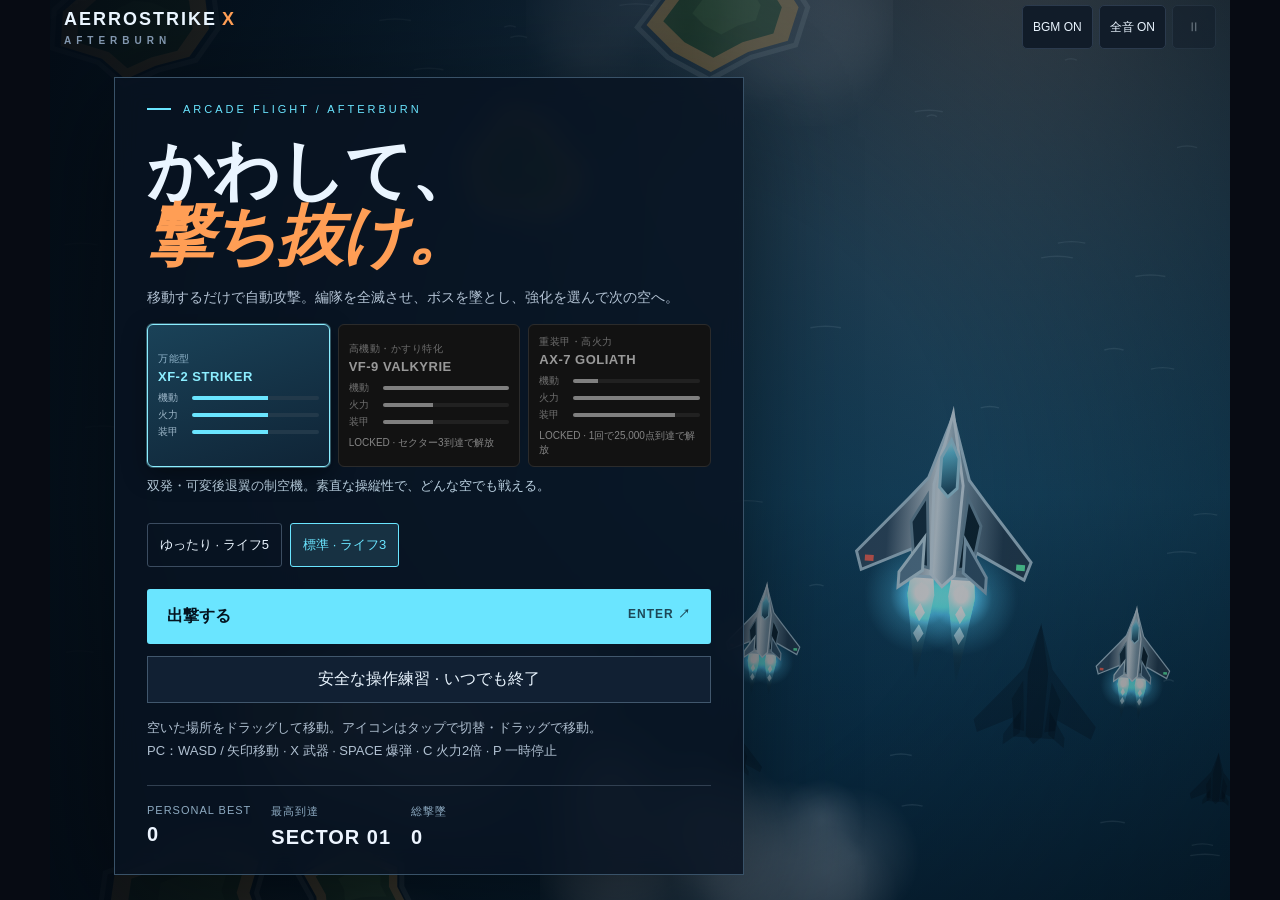
<file: src/index.html>
<!doctype html><html lang="ja"><head><meta charset="utf-8"><meta name="viewport" content="width=device-width,initial-scale=1,viewport-fit=cover"><meta name="license" content="CC BY-NC-ND 4.0 — https://creativecommons.org/licenses/by-nc-nd/4.0/"><meta name="theme-color" content="#070d19"><meta name="description" content="3機の戦闘機、4つの武器、5つの空域と3体のボス。指先で切り抜けるアーケード空戦。"><title>AERROSTRIKE X — AFTERBURN</title><link rel="stylesheet" href="style.css"></head><body><main id="app"><header><a class="brand" href="./">AERROSTRIKE<span>X</span><small>AFTERBURN</small></a><div class="top-actions"><button id="music" aria-label="BGMのオンオフ">BGM ON</button><button id="sound" aria-label="音のオンオフ">全音 ON</button><button id="pause" aria-label="一時停止">Ⅱ</button></div></header><section id="arena"><canvas id="game" aria-label="空戦ゲーム。ドラッグまたは矢印キーで移動"></canvas><div id="hud"><div><small>SCORE</small><strong id="score">000000</strong><span id="combo">×1 COMBO</span><i class="combo-track"><b id="combofill"></b></i></div><div class="hud-right"><small id="wave">SECTOR 01</small><strong id="hp">◆ ◆ ◆</strong><span id="time">00:00</span><span id="power">PWR ▮▯▯▯</span></div></div><div id="bossbar" hidden><span id="bossname">WARNING / SENTINEL</span><i><b id="bossfill"></b></i></div><div id="mission"><span id="objective"></span><i><b id="missionfill"></b></i></div><div id="guide" hidden></div><div id="notice" aria-live="polite"></div><div id="overlay"><div id="panel"></div></div><div class="coordinates">AX / FLIGHT SYSTEMS<span>LIVE TELEMETRY</span></div></section><footer id="flight-controls" hidden aria-label="戦闘操作"><div id="weapons" role="group" aria-label="武器を1タップで切替"></div><div class="abilities"><button id="bomb" title="爆弾：敵弾を一掃 / SPACE" aria-label="爆弾で画面内の敵弾を消す"><svg viewBox="0 0 24 24" aria-hidden="true"><circle cx="11" cy="14" r="7"/><path d="m15 8 2-3m0 0h3m-3 0V2M5 14h4m-2-2v4"/></svg><em id="bombs">3</em><small>爆弾</small></button><button id="boost" title="火力2倍 / C" aria-label="充電後に火力2倍を発動"><svg viewBox="0 0 24 24" aria-hidden="true"><path d="m14 2-9 12h7l-2 8 9-12h-7z"/></svg><small id="energy">0%</small><i id="energyfill"></i></button></div></footer><div class="desktop-hint">ドラッグ / WASD / 矢印キーで移動 <span>自動攻撃 · P 一時停止</span></div></main><script src="js/00-core.js"></script><script src="js/10-audio.js"></script><script src="js/20-assets.js"></script><script src="js/30-world.js"></script><script src="js/40-game.js"></script><script src="js/50-ui.js"></script></body></html>
</file>
<file: src/style.css>
:root{color-scheme:dark;--cyan:#6ae5ff;--orange:#ff9e55;--muted:#8297af}*{box-sizing:border-box}body{margin:0;background:#070b13;color:#eaf5ff;font-family:Inter,'Arial',sans-serif;height:100dvh;overflow:hidden}button,a{-webkit-tap-highlight-color:transparent}button{font:inherit;color:inherit;cursor:pointer}button:focus-visible,a:focus-visible{outline:2px solid var(--cyan);outline-offset:3px}#app{max-width:1180px;margin:auto;height:100%;padding:0 24px;display:flex;flex-direction:column}header{height:78px;flex-shrink:0;display:flex;align-items:center;justify-content:space-between;border-bottom:1px solid #223040}.brand{font-size:20px;font-weight:900;letter-spacing:2px;text-decoration:none;color:inherit}.brand>span{color:var(--orange);margin-left:5px}.brand small{display:block;color:var(--muted);font-size:10px;letter-spacing:5px;margin-top:5px}.top-actions{display:flex;gap:10px}.top-actions button{background:#111c29;border:1px solid #2b3a4d;border-radius:5px;min-width:44px;height:38px;font-size:13px}#arena{position:relative;flex:1;min-height:0;margin-top:16px;border:1px solid #28394a;overflow:hidden;background:#081624}canvas{width:100%;height:100%;display:block;touch-action:none}#hud{position:absolute;top:22px;left:24px;right:24px;display:flex;justify-content:space-between;pointer-events:none;text-shadow:0 2px 6px #000}#hud small{display:block;font-size:11px;letter-spacing:2px;color:#a4b9cd}#hud strong{display:block;font-size:26px;letter-spacing:2px;margin-top:6px;font-variant-numeric:tabular-nums}#combo,#time{display:block;font-size:12px;margin-top:7px;color:var(--cyan)}.hud-right{text-align:right}#hp{color:var(--cyan)!important;font-size:18px!important}#bossbar{position:absolute;left:25%;right:25%;top:22px;color:#ff927e;font-size:10px;letter-spacing:2px;text-align:center}#bossbar i{display:block;background:#44212c;height:5px;margin-top:8px}#bossfill{display:block;background:#ff7667;height:100%;width:100%}#notice{position:absolute;top:23%;left:0;right:0;text-align:center;font-size:19px;letter-spacing:3px;color:#9feaff;pointer-events:none;text-shadow:0 2px 8px #000}.coordinates{position:absolute;bottom:12px;left:20px;right:20px;display:flex;justify-content:space-between;font-size:9px;color:#557084;letter-spacing:2px;pointer-events:none}#overlay{position:absolute;inset:0;display:flex;align-items:center;justify-content:center;padding:20px;background:linear-gradient(90deg,#06101bd9,#06101b36,#06101b9c);overflow:auto}#overlay[hidden]{display:none}#panel{width:100%;max-width:630px;padding:25px 32px;background:#091321d9;border:1px solid #395268;box-shadow:0 25px 100px #0007;backdrop-filter:blur(12px)}.eyebrow{font-size:11px;color:var(--cyan);letter-spacing:3px;display:flex;align-items:center;gap:12px}.eyebrow:before{content:'';width:24px;height:2px;background:var(--cyan)}h1{font-size:clamp(38px,6vw,66px);font-weight:900;letter-spacing:-2px;line-height:.98;margin:23px 0 17px}h1 span{display:block;color:var(--orange);font-style:italic}h2{font-size:28px;margin:17px 0}p{color:#b1c1d2;font-size:14px;line-height:1.8}.primary{width:100%;border:0;background:var(--cyan);color:#04131f;font-weight:800;padding:17px 20px;text-align:left;display:flex;justify-content:space-between;margin-top:22px;border-radius:3px}.primary:hover{background:#adf2ff}.secondary{padding:12px 16px;border:1px solid #41576d;background:#112033;margin-top:12px;width:100%}.record{display:flex;gap:32px;margin:22px 0 0;padding-top:18px;border-top:1px solid #314051;color:#8eabc2;font-size:11px;letter-spacing:1px}.record b{display:block;font-size:20px;color:#edf5ff;margin-top:7px}.instructions{font-size:12px;margin-bottom:0}.choices{display:grid;grid-template-columns:repeat(3,1fr);gap:10px;margin-top:22px}.choice{background:#11243a;border:1px solid #375673;text-align:left;padding:18px 12px;border-radius:4px}.choice:hover{border-color:var(--cyan);transform:translateY(-3px)}.choice strong{display:block;color:var(--cyan);font-size:17px;margin:10px 0}.choice small{font-size:12px;color:#b9ccdc;line-height:1.7;display:block}.difficulty{display:flex;gap:8px;margin-top:18px}.difficulty button{border:1px solid #3b4c60;background:transparent;padding:9px 15px;font-size:13px;border-radius:3px}.difficulty .selected{border-color:var(--cyan);color:var(--cyan);background:#173142}footer{display:flex;align-items:center;gap:12px;padding:17px 0 10px;flex-shrink:0}footer small{font-size:10px;letter-spacing:1px;color:#8096ac}.weapon-group{flex:1}.weapon-group>small{display:block;margin-bottom:7px}.weapon-group>small span{color:#566e83}#weapons{display:flex;gap:5px}#weapons button{min-width:65px;padding:8px 10px;background:#101d2a;border:1px solid #293d51;border-radius:3px;color:#8da9bf;font-size:12px}#weapons button.active{border-color:var(--cyan);color:#e6faff;background:#173242}#weapons button small{display:block;margin-top:4px;font-size:10px}#bomb,#boost{position:relative;min-width:138px;height:64px;background:#191f29;border:1px solid #5c4540;border-radius:4px;text-align:left;padding:10px 12px;overflow:hidden}#bomb>span,#boost>span{float:left;font-size:31px;color:var(--orange);margin-right:12px}#bomb b,#boost b{font-size:12px;display:block;line-height:1.8}#bomb small,#boost small{font-size:9px;letter-spacing:0}#bomb em{font-style:normal;color:var(--orange)}#boost{border-color:#275368;background:#0c2431}#boost>span{color:var(--cyan)}#boost i{position:absolute;bottom:0;left:0;height:3px;background:var(--cyan);width:0}button:disabled{opacity:.45;cursor:default}.desktop-hint{height:28px;color:#637b91;font-size:11px;display:flex;justify-content:space-between}.stats{display:grid;grid-template-columns:repeat(3,1fr);gap:10px}.stats b{display:block;font-size:24px;color:#effaff}.stats small{font-size:11px;color:#96adc3}@media(max-width:640px){#app{padding:0 10px;padding-top:env(safe-area-inset-top)}header{height:58px}.brand{font-size:15px}.brand small{font-size:8px;letter-spacing:3px}.top-actions button{height:34px}#arena{margin-top:8px}#hud{top:14px;left:14px;right:14px}#hud strong{font-size:22px}#bossbar{top:87px;left:17%;right:17%}#panel{padding:23px 20px}h1{font-size:46px}.record{margin-top:17px;padding-top:12px}.primary{margin-top:17px;padding:15px}footer{flex-wrap:wrap;gap:8px;padding:9px 0 calc(9px + env(safe-area-inset-bottom))}.weapon-group{flex:1 1 100%}.weapon-group>small{display:none}#weapons button{flex:1;padding:6px 4px;min-width:0}#bomb,#boost{flex:1;height:51px;padding:5px 12px}.desktop-hint{display:none}.coordinates{font-size:7px}.choices{gap:6px}.choice{padding:12px 8px}.choice strong{font-size:14px}.instructions{font-size:11px}.eyebrow{font-size:10px}.record b{font-size:17px}}@media(max-height:620px){header{height:45px}#panel{padding:12px 20px}h1{font-size:34px;margin:10px 0}.record,.instructions{display:none}p{margin:8px 0}.primary{margin-top:12px;padding:12px}.difficulty{margin-top:8px}footer{padding:6px 0}.desktop-hint{display:none}}@media(prefers-reduced-motion:reduce){*{scroll-behavior:auto}.choice:hover{transform:none}}
/* Player-first clarity and touch targets */
#app{max-width:940px}.top-actions{gap:6px}.top-actions button{min-height:44px;padding:0 10px}.brand{font-size:18px}#overlay{align-items:safe center}#panel{max-height:100%;overflow-y:auto;overscroll-behavior:contain}#mission{position:absolute;top:96px;left:24px;right:24px;pointer-events:none;color:#c8e4f2;font-size:13px;letter-spacing:.3px}#mission>i{display:block;height:2px;background:#224253;margin-top:8px}#missionfill{display:block;height:100%;background:#6ae5ff;width:0}#bossbar{top:129px;left:24%;right:24%}#bossbar span{font-size:11px}#notice{top:34%;font-size:16px;letter-spacing:1px;padding:0 12px}#guide{position:absolute;bottom:35px;left:12px;right:12px;text-align:center;border:1px solid #517383;background:#091c2deb;padding:12px;font-size:14px;line-height:1.6;pointer-events:none;color:#d3f3ff}#guide[hidden]{display:none}#guide button{pointer-events:auto;display:block;min-height:44px;margin:8px auto 0;background:#6ae5ff;color:#071726;border:0;border-radius:3px;padding:8px 20px;font-weight:700}.combo-track{display:block;height:3px;width:110px;background:#243e4a;margin-top:6px}#combofill{display:block;background:#79f0d1;height:100%;width:0}#weapons button{min-height:46px;font-size:14px}#weapons button small{font-size:12px}#bomb,#boost{min-width:162px}#bomb b,#boost b{font-size:14px}#bomb small,#boost small{font-size:11px}#boost.ready{border-color:#c0f8ff;box-shadow:0 0 16px #5bdfff35;background:#153b4b}.next-tip{border-left:3px solid #72d4ed;padding-left:12px;color:#ddedf6}.difficulty button{min-height:44px;padding:9px 12px}.instructions{font-size:13px}.coordinates{display:none}.record{gap:20px}.choice:disabled{transform:none}.stats small{font-size:13px}.choice small{font-size:13px}
@media(max-width:640px){#app{padding-left:8px;padding-right:8px}.brand{font-size:12px;letter-spacing:1px}.brand small{letter-spacing:2px}.top-actions button{font-size:11px;min-width:40px;padding:0 7px}.top-actions{gap:4px}#hud strong{font-size:20px}#hp{font-size:14px!important}#mission{top:94px;left:14px;right:14px;font-size:12px}#bossbar{top:123px}#notice{top:38%}#bomb,#boost{min-width:0;height:56px}#bomb>span,#boost>span{font-size:24px;margin-right:8px}#boost small,#bomb small{font-size:10px}#weapons button{padding:5px;min-height:44px}#panel{padding:20px 17px}h1{font-size:40px}.record{display:none}.difficulty{gap:6px}.difficulty button{font-size:12px;flex:1}footer{padding-bottom:calc(6px + env(safe-area-inset-bottom))}.choice strong{font-size:15px}.choices{grid-template-columns:1fr}.choice{padding:9px 12px}.choice strong{margin:4px 0}.choice small:first-child{display:none}}
@media(max-height:620px){#hud{top:8px}#mission{top:75px}#bossbar{top:102px}#notice{top:48%}#guide{bottom:8px;padding:6px}h1{font-size:30px}#panel{padding:12px 16px}.primary,.secondary{min-height:44px}.instructions{display:block}header{min-height:50px}.desktop-hint{display:none}}@media(max-width:370px){.brand small{display:none}.top-actions button{padding:0 4px;font-size:10px}.brand{font-size:11px}#boost small{font-size:9px}}

/* Immersive flight: controls never take space away from the canvas. */
#app{position:relative;max-width:1180px;width:100%;padding:0;height:100dvh;isolation:isolate}
#arena{position:absolute;inset:0;margin:0;border:0;min-height:0}
header{position:absolute;z-index:5;top:env(safe-area-inset-top,0px);left:max(14px,env(safe-area-inset-left,0px));right:max(14px,env(safe-area-inset-right,0px));height:54px;min-height:0;border:0;pointer-events:none}
header a,header button{pointer-events:auto}.top-actions button{height:44px;min-width:44px;font-size:12px}
#app[data-screen="playing"] .brand,#app[data-screen="playing"] #music,#app[data-screen="playing"] #sound{display:none}
.top-actions{margin-left:auto}
#hud{top:calc(env(safe-area-inset-top,0px) + 14px);left:max(14px,env(safe-area-inset-left,0px));right:calc(max(14px,env(safe-area-inset-right,0px)) + 58px)}
#hud strong{font-size:22px;margin-top:4px}#hud small{font-size:12px;letter-spacing:1px}#hp{font-size:15px!important}#combo,#time{font-size:12px;margin-top:4px}
#mission{top:calc(env(safe-area-inset-top,0px) + 98px);left:14px;right:14px;font-size:12px}#mission>i{margin-top:5px}#bossbar{top:calc(env(safe-area-inset-top,0px) + 130px);left:20%;right:20%}
#app:not([data-screen="playing"]) #hud,#app:not([data-screen="playing"]) #mission,#app:not([data-screen="playing"]) #bossbar{visibility:hidden}
#flight-controls{position:absolute;z-index:3;inset:auto max(12px,env(safe-area-inset-right,0px)) calc(env(safe-area-inset-bottom,0px) + 12px) max(12px,env(safe-area-inset-left,0px));display:flex;flex-wrap:nowrap;justify-content:space-between;align-items:end;gap:10px;padding:0;margin:0;pointer-events:none}
#flight-controls[hidden]{display:none}#flight-controls button{pointer-events:auto;touch-action:manipulation;box-shadow:0 3px 14px #0004}
#guide{z-index:2;bottom:calc(env(safe-area-inset-bottom,0px) + 88px);left:14px;right:14px;max-width:460px;margin:auto;background:#091c2dd9;padding:8px;font-size:13px}
#notice{top:29%;font-size:16px}.desktop-hint{display:none}
#overlay{z-index:4;padding:calc(env(safe-area-inset-top,0px) + 70px) 18px calc(env(safe-area-inset-bottom,0px) + 18px)}

/* Four direct weapon keys, two abilities, one shallow row. */
#flight-controls{left:max(8px,env(safe-area-inset-left,0px));right:max(8px,env(safe-area-inset-right,0px));bottom:calc(env(safe-area-inset-bottom,0px) + 6px);gap:8px;align-items:center}
#weapons{display:flex;flex:none;gap:4px}.abilities{display:flex;flex:none;gap:4px}
#weapons button,#bomb,#boost{position:relative;flex:none;width:48px;height:48px;min-width:44px;min-height:48px;padding:3px 2px;border:1px solid #486679;border-radius:9px;text-align:center;background:#102634d9;color:#c9e3ed;overflow:hidden}
#flight-controls svg{display:block;width:23px;height:23px;margin:0 auto;fill:none;stroke:currentColor;stroke-width:1.8;stroke-linecap:round;stroke-linejoin:round;pointer-events:none}
#weapons button small,#bomb small,#boost small{display:block;font-size:12px;line-height:16px;margin:1px 0 0;letter-spacing:0;color:inherit;white-space:nowrap}
#weapons .ammo,#bomb em{position:absolute;right:3px;top:2px;min-width:12px;border-radius:3px;background:#10212eee;padding:0 1px;color:#ccecf7;font-size:12px;line-height:13px;font-style:normal;font-variant-numeric:tabular-nums;pointer-events:none}
#weapons button.active{border:2px solid #8ceeff;background:#245065;color:#fff;padding:2px 1px;box-shadow:inset 0 -3px #8ceeff}#weapons button.active svg{stroke-width:2.3}
#weapons button:disabled{opacity:.45}#bomb{border-color:#a5784b;color:#ffcc95}#boost{border-color:#487a91;color:#b4edff}#boost.ready{border-color:#c0f8ff;background:#235064;box-shadow:0 0 12px #5bdfff55}#boost i{height:3px}
#guide{bottom:calc(env(safe-area-inset-bottom,0px) + 68px)}
@media(max-width:370px){#weapons button{width:44px}#bomb,#boost{width:46px}}
@media(max-height:500px) and (orientation:landscape){#mission{top:calc(env(safe-area-inset-top,0px) + 14px);left:30%;right:30%;text-align:center}#bossbar{top:calc(env(safe-area-inset-top,0px) + 58px);left:30%;right:30%}#notice{top:29%}#guide{left:28%;right:22%;bottom:66px}}

/* Fit Safari's actually visible area, including toolbar changes and rotation. */
html{width:100%;height:100%;overflow:hidden;overscroll-behavior:none}
body{position:fixed;inset:auto;left:var(--view-left,0px);top:var(--view-top,0px);width:var(--view-width,100%);height:var(--view-height,100dvh);overflow:hidden;overscroll-behavior:none}
#app{height:100%;max-height:100%;min-height:0;width:100%;overflow:hidden}
#game{touch-action:none;user-select:none;-webkit-user-select:none}#flight-controls{user-select:none;-webkit-user-select:none}
#flight-controls,#flight-controls button{touch-action:none}
#flight-controls button[data-overlap="true"]{background:#10263420;box-shadow:none;border-color:#9bcde480}
#weapons button.active[data-overlap="true"]{background:#24506530;border-color:#8ceeff;box-shadow:inset 0 -3px #8ceeff}
#flight-controls button[data-overlap="true"] svg{opacity:.45}
#flight-controls button[data-overlap="true"] small{color:#fff;text-shadow:0 1px 3px #000,0 0 3px #000}
#flight-controls button:disabled[data-overlap="true"]{opacity:.65}
.hit-cause{margin-bottom:6px;color:#ffd0bc;font-size:14px}

#mission{left:max(14px,env(safe-area-inset-left,0px));right:max(14px,env(safe-area-inset-right,0px))}
@media(max-height:500px) and (orientation:landscape){#mission{left:30%;right:30%}#overlay{padding-left:max(18px,env(safe-area-inset-left,0px));padding-right:max(18px,env(safe-area-inset-right,0px))}}

/* ---- AFTERBURN overhaul: hangar, results, sector tally ---- */
#power{display:block;font-size:11px;margin-top:5px;color:#ffb27a;letter-spacing:1px}
#hp.danger{color:#ff6b7a!important;animation:hpPulse 1s ease-in-out infinite}
@keyframes hpPulse{50%{opacity:.45}}
.lede{margin:0 0 4px}
.hangar{display:grid;grid-template-columns:repeat(3,1fr);gap:8px;margin-top:14px}
.craft{position:relative;text-align:left;background:#0e2031;border:1px solid #2f4a61;border-radius:6px;padding:10px 10px 9px;min-height:44px;transition:border-color .15s,transform .15s}
.craft:hover:not(:disabled){border-color:#6ae5ff;transform:translateY(-2px)}
.craft.selected{border-color:#8ceeff;background:linear-gradient(160deg,#1a4258,#0f2436);box-shadow:0 0 0 1px #8ceeff55,0 8px 24px #0006}
.craft small{display:block;font-size:10px;color:#8fb3c9;letter-spacing:.5px}.craft strong{display:block;font-size:13px;margin:3px 0 7px;color:#eafaff;letter-spacing:.5px;white-space:nowrap;overflow:hidden;text-overflow:ellipsis}
.craft.selected strong{color:#8ceeff}
.bars{display:grid;gap:3px}.bars i{display:grid;grid-template-columns:30px 1fr;align-items:center;font-style:normal;gap:4px}.bars em{font-style:normal;font-size:10px;color:#9db6c8}
.bars b{display:block;height:4px;background:linear-gradient(90deg,#6ae5ff calc(var(--v)*20%),#22394a calc(var(--v)*20%));border-radius:2px}
.craft:disabled{opacity:1;filter:grayscale(1) brightness(.62)}.craft .lock{display:block;margin-top:7px;font-size:10px;color:#ffcf9a;line-height:1.4}
.craft .new{position:absolute;top:6px;right:6px;font-size:9px;font-weight:800;background:#ff9e55;color:#1a0d02;padding:1px 5px;border-radius:3px}
.craft-desc{font-size:12.5px;margin:8px 0 0;color:#bcd2e2;min-height:2.4em}
.tally{margin:12px 0 6px;border:1px solid #2c475d;border-radius:6px;padding:8px 12px;background:#0b1a29}
.tally div{display:flex;justify-content:space-between;font-size:13px;padding:4px 0;color:#cfe3f0}.tally b{font-variant-numeric:tabular-nums;color:#ffe498}.tally .zero{opacity:.45}.tally .total{border-top:1px solid #2c475d;margin-top:4px;padding-top:7px}.tally .total b{color:#eafcff;font-size:17px}
.next-sector{font-size:12px;letter-spacing:1px;color:#8ef0ff;margin:10px 0 0}
.result-head{display:flex;align-items:center;gap:18px}.result-head h1{margin:6px 0 4px}.result-head h2{margin:10px 0 0;font-size:22px}
.rank{flex:none;width:78px;height:78px;display:grid;place-items:center;font-size:52px;font-weight:900;font-style:italic;border-radius:10px;border:2px solid currentColor;background:#0b1a29;text-shadow:0 0 18px currentColor}
.rank-S{color:#ffe36e}.rank-A{color:#ff9e55}.rank-B{color:#6ae5ff}.rank-C{color:#9fd6a8}.rank-D{color:#9aa9b8}
.stats{grid-template-columns:repeat(4,1fr)!important}
.unlock{border:1px solid #ff9e55;background:#2a1708;color:#ffd2a8;padding:8px 12px;border-radius:5px;font-weight:700;font-size:13px}
.primary span{font-size:12px;letter-spacing:1px;opacity:.75}
#overlay{background:linear-gradient(90deg,#040b14e6,#06101b66 60%,#06101b33)}
@media(max-width:640px){.hangar{grid-template-columns:repeat(3,1fr);gap:5px}.craft{padding:7px 6px}.craft strong{font-size:11px}.craft small{font-size:9px}.bars em{font-size:9px}.bars i{grid-template-columns:24px 1fr}.craft .lock{font-size:9px}.craft-desc{font-size:12px}.rank{width:60px;height:60px;font-size:40px}.stats{grid-template-columns:repeat(2,1fr)!important}.result-head h2{font-size:18px}#overlay{background:#040b14cc}}
@media(max-height:620px){.craft-desc{display:none}.lede{display:none}}
@media(prefers-reduced-motion:reduce){#hp.danger{animation:none}.craft{transition:none}}
@media(min-width:900px){#overlay{justify-content:flex-start;padding-left:max(40px,5vw)}}
#app[data-boss="1"] #mission{visibility:hidden}#app[data-boss="1"] #bossbar{top:calc(env(safe-area-inset-top,0px) + 92px)}
@media(max-height:500px) and (orientation:landscape){#app[data-boss="1"] #bossbar{top:calc(env(safe-area-inset-top,0px) + 14px)}}
</file>
